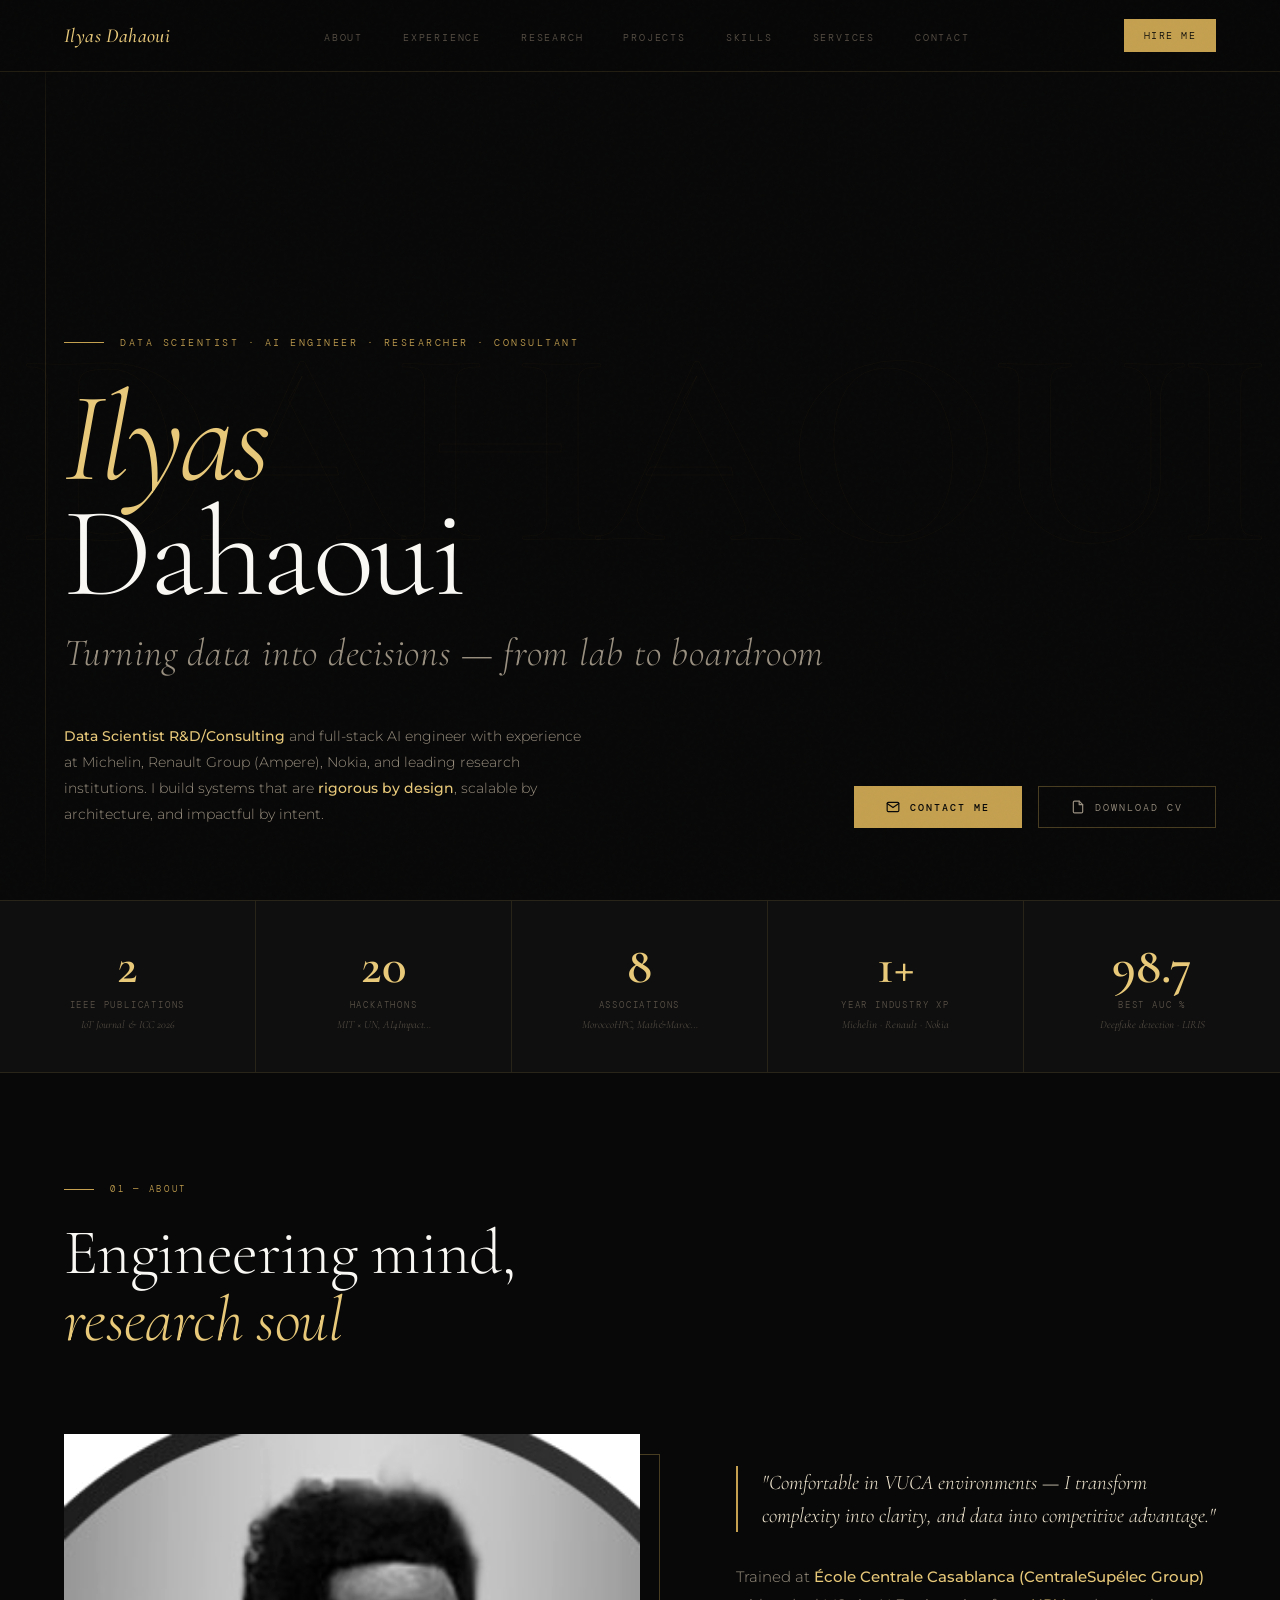
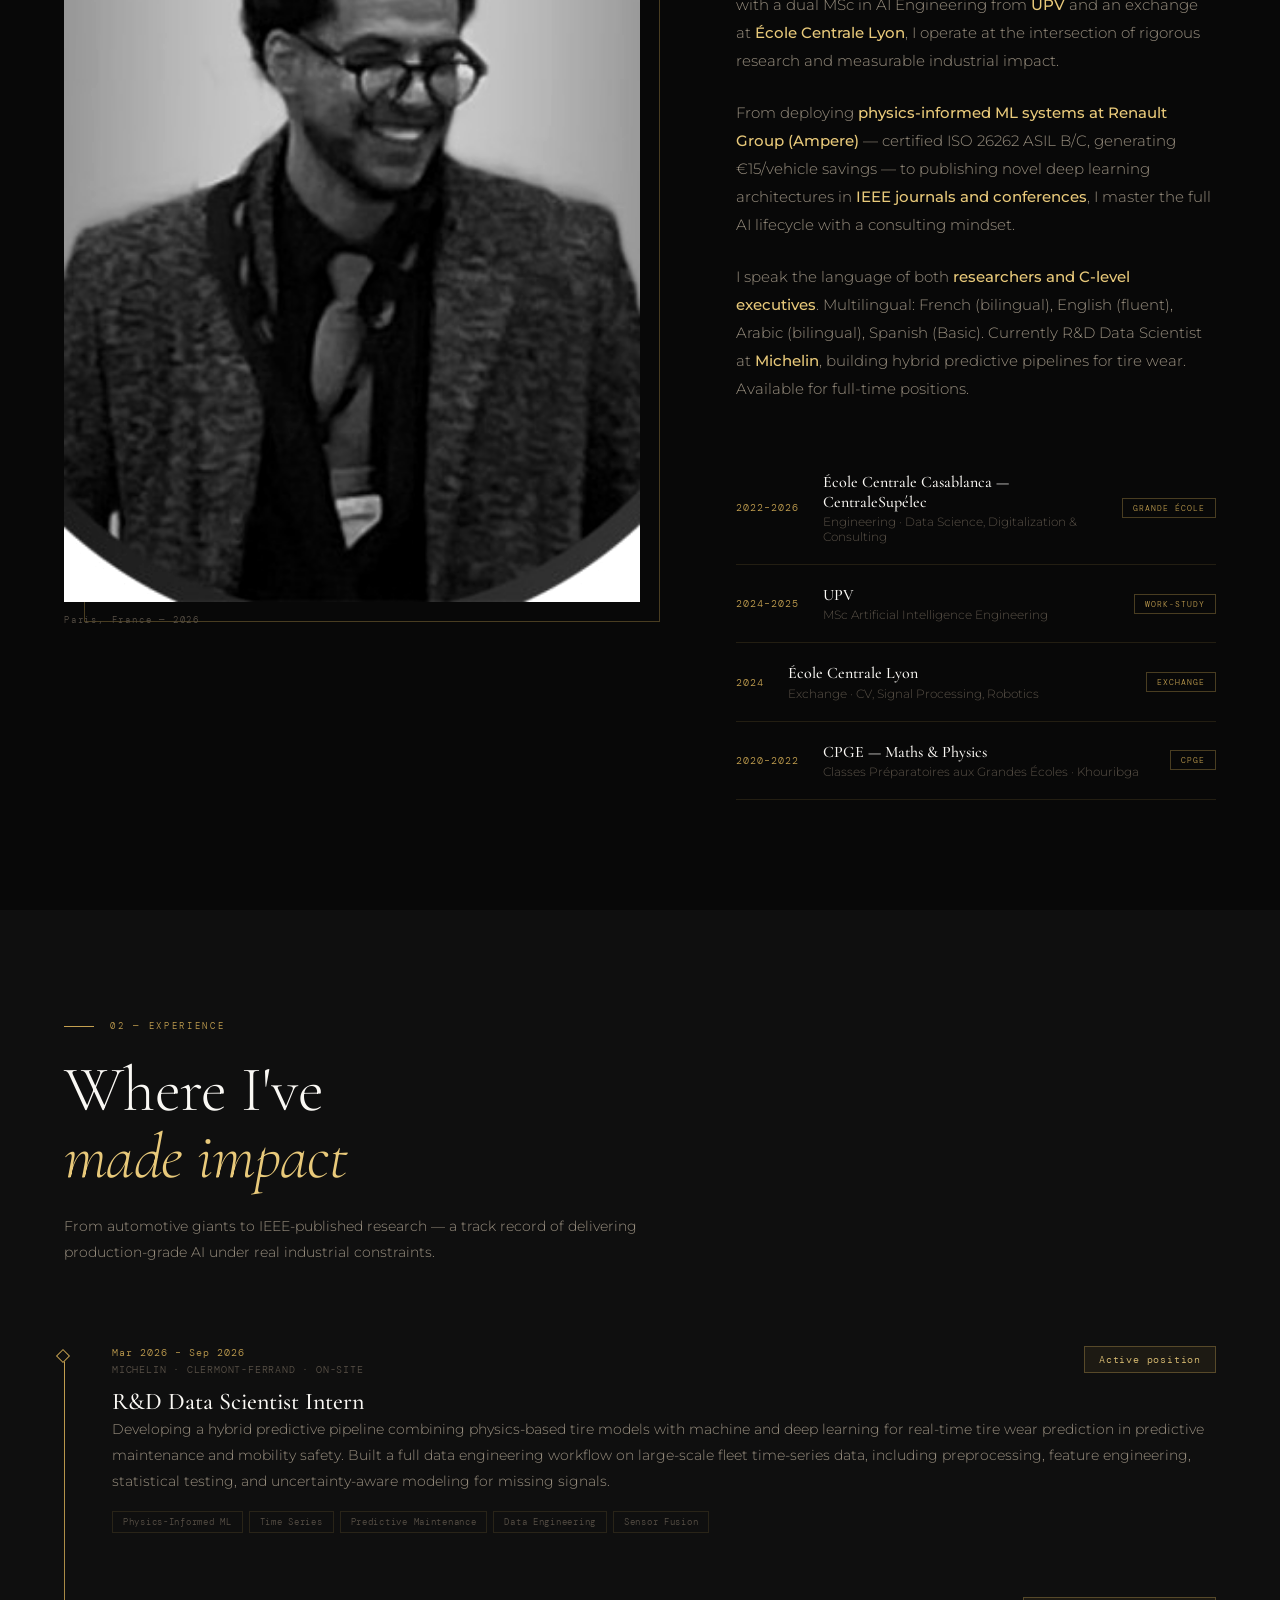
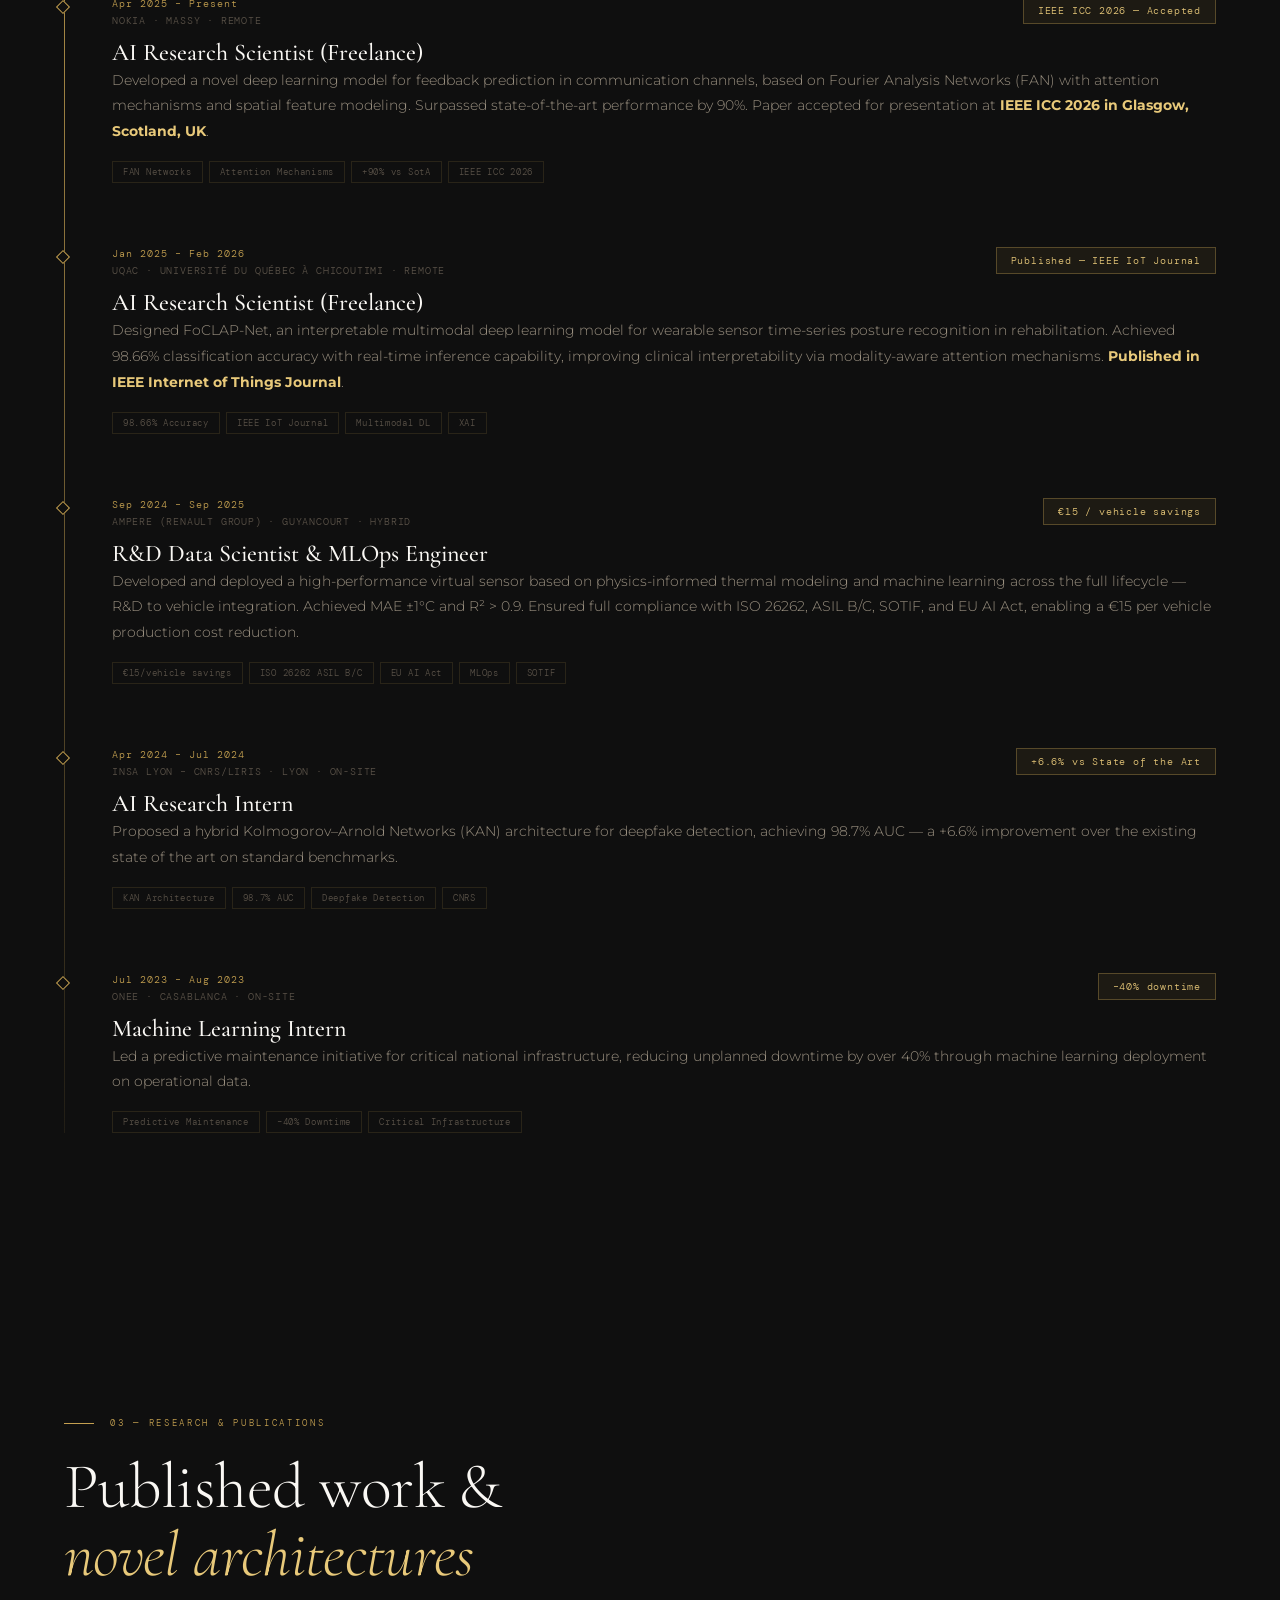
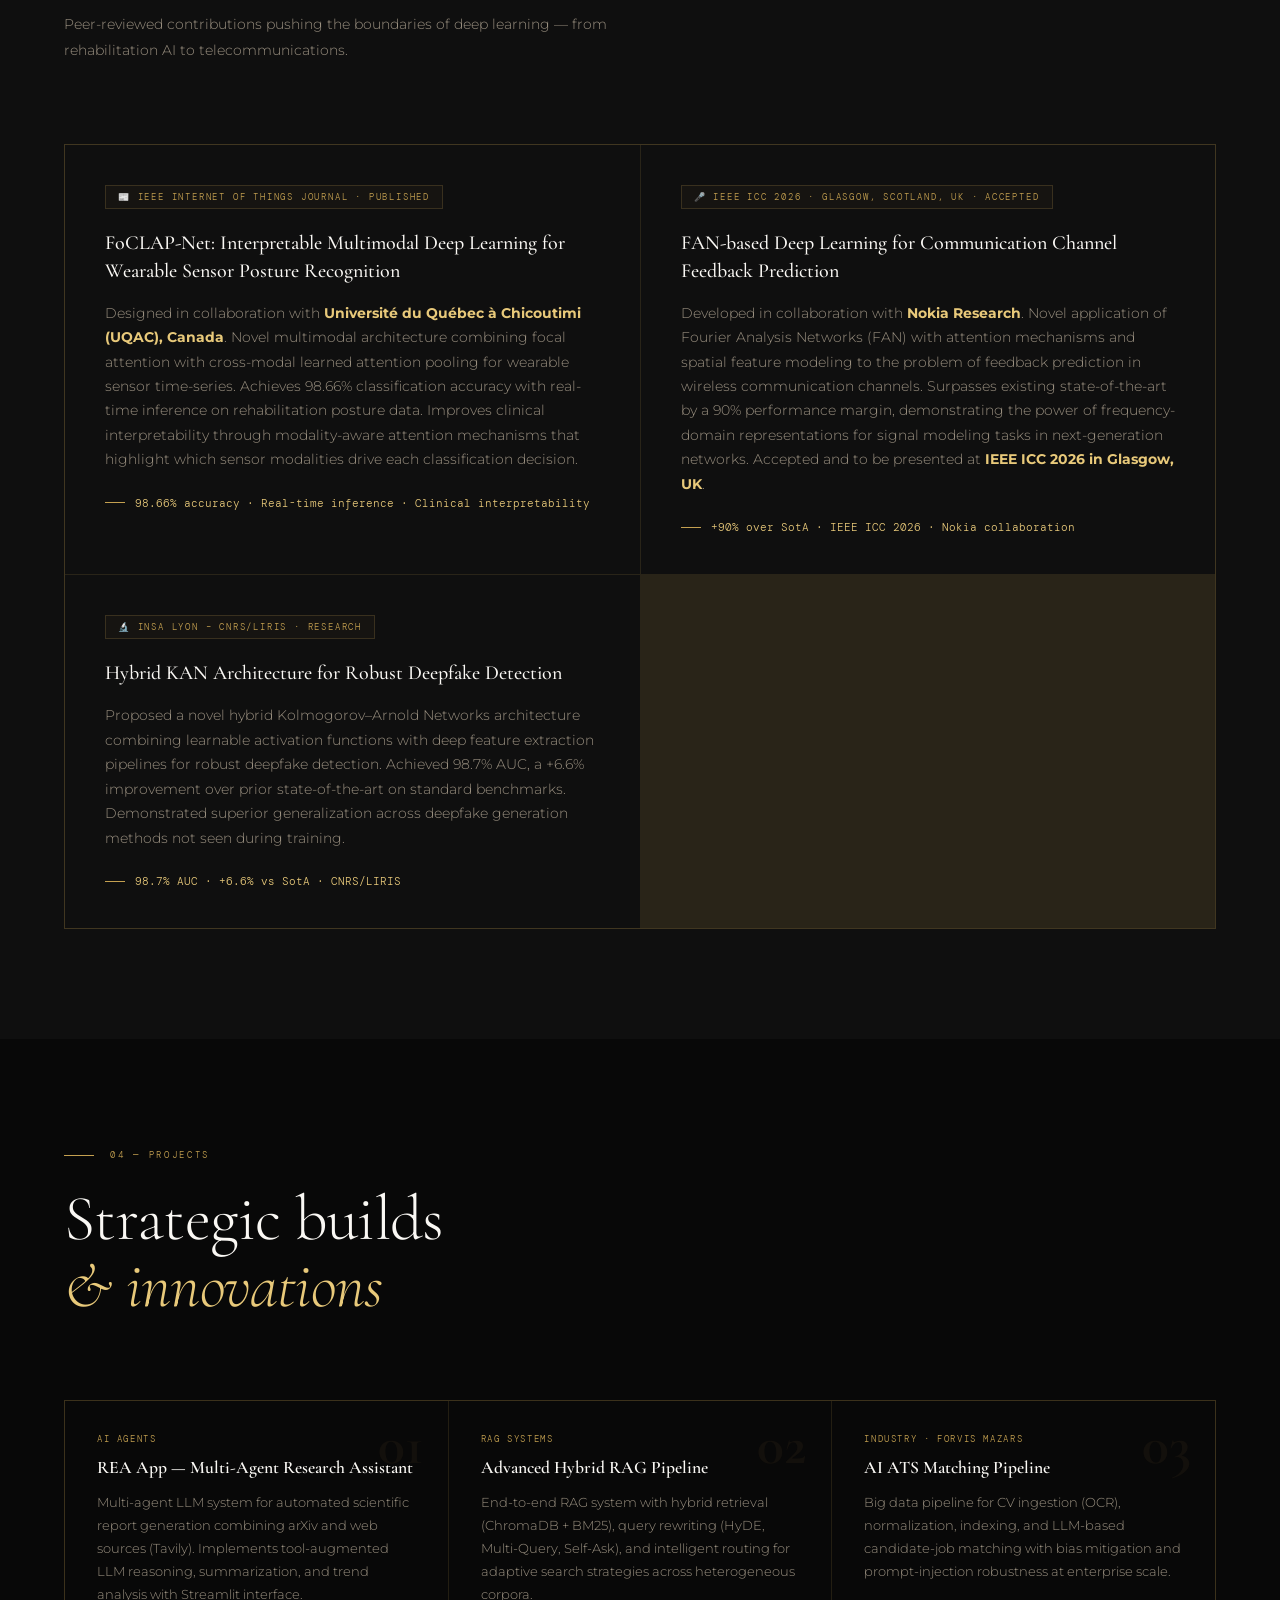
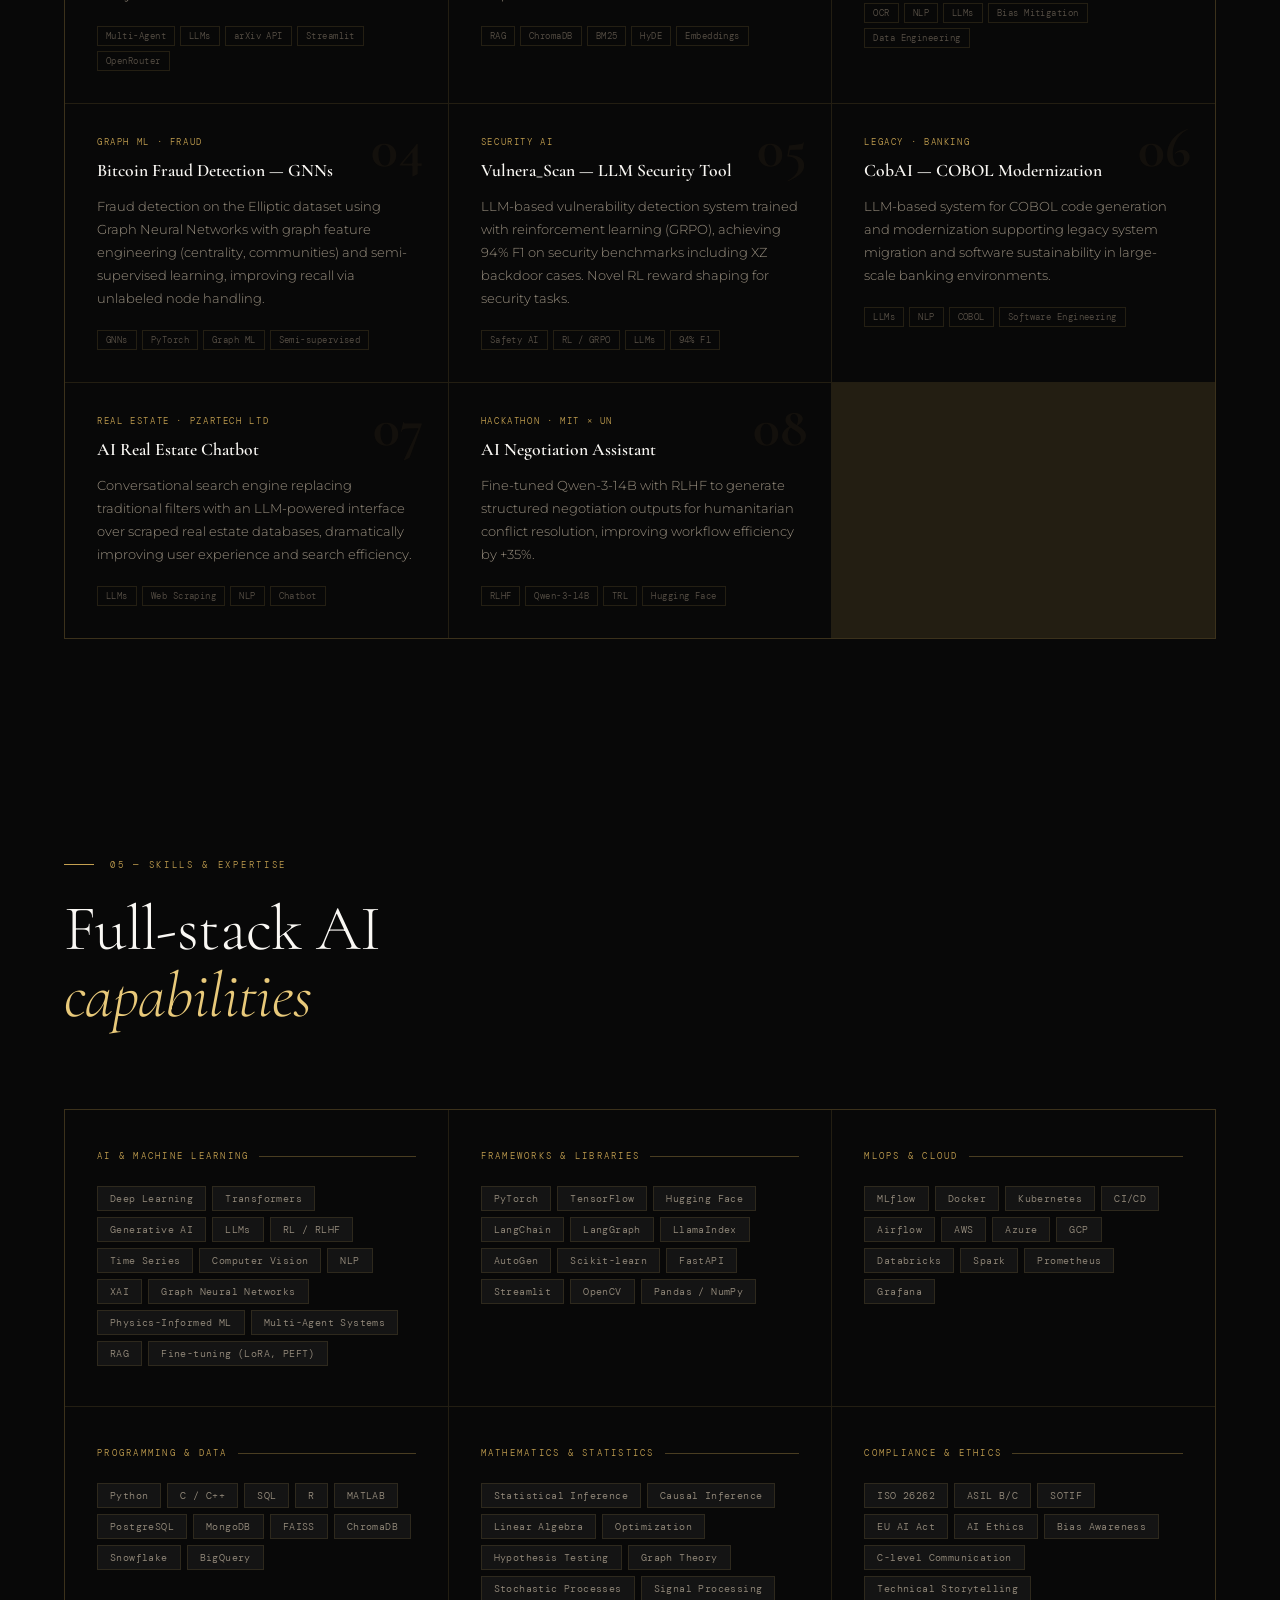
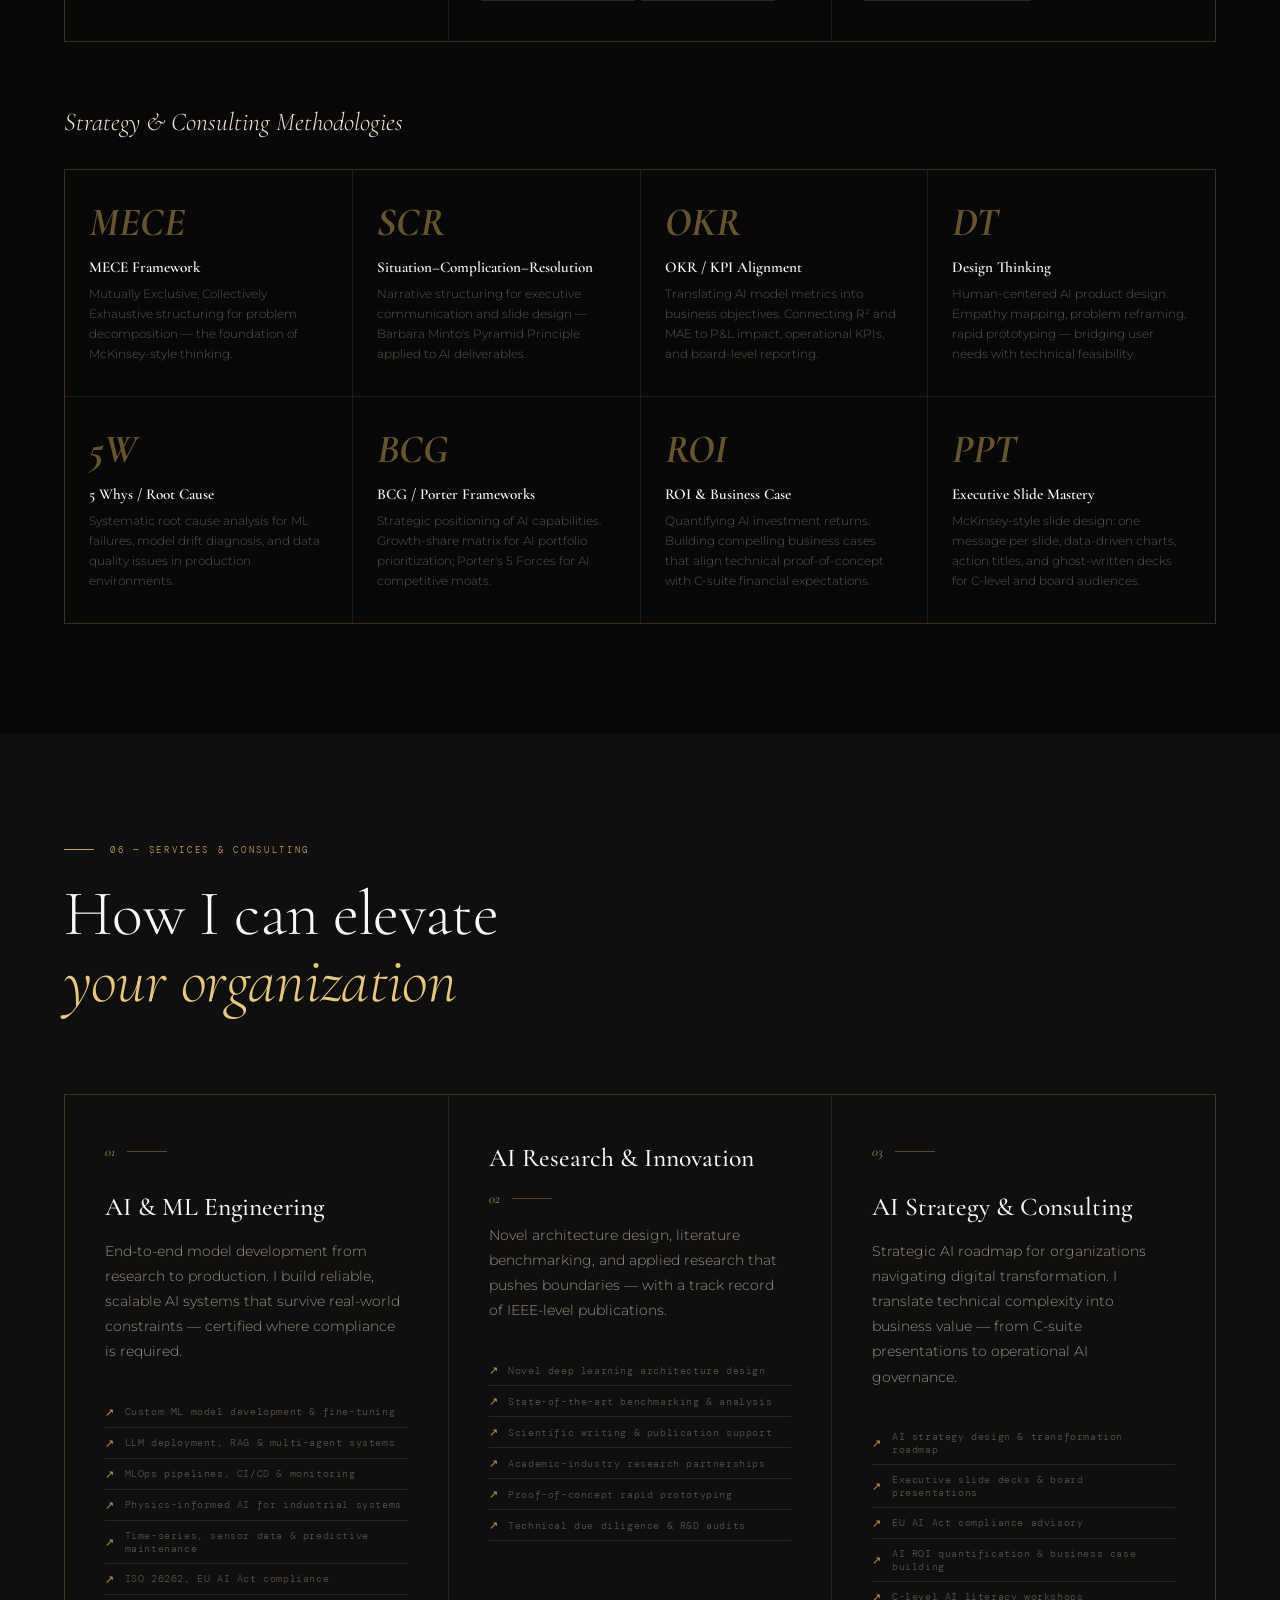
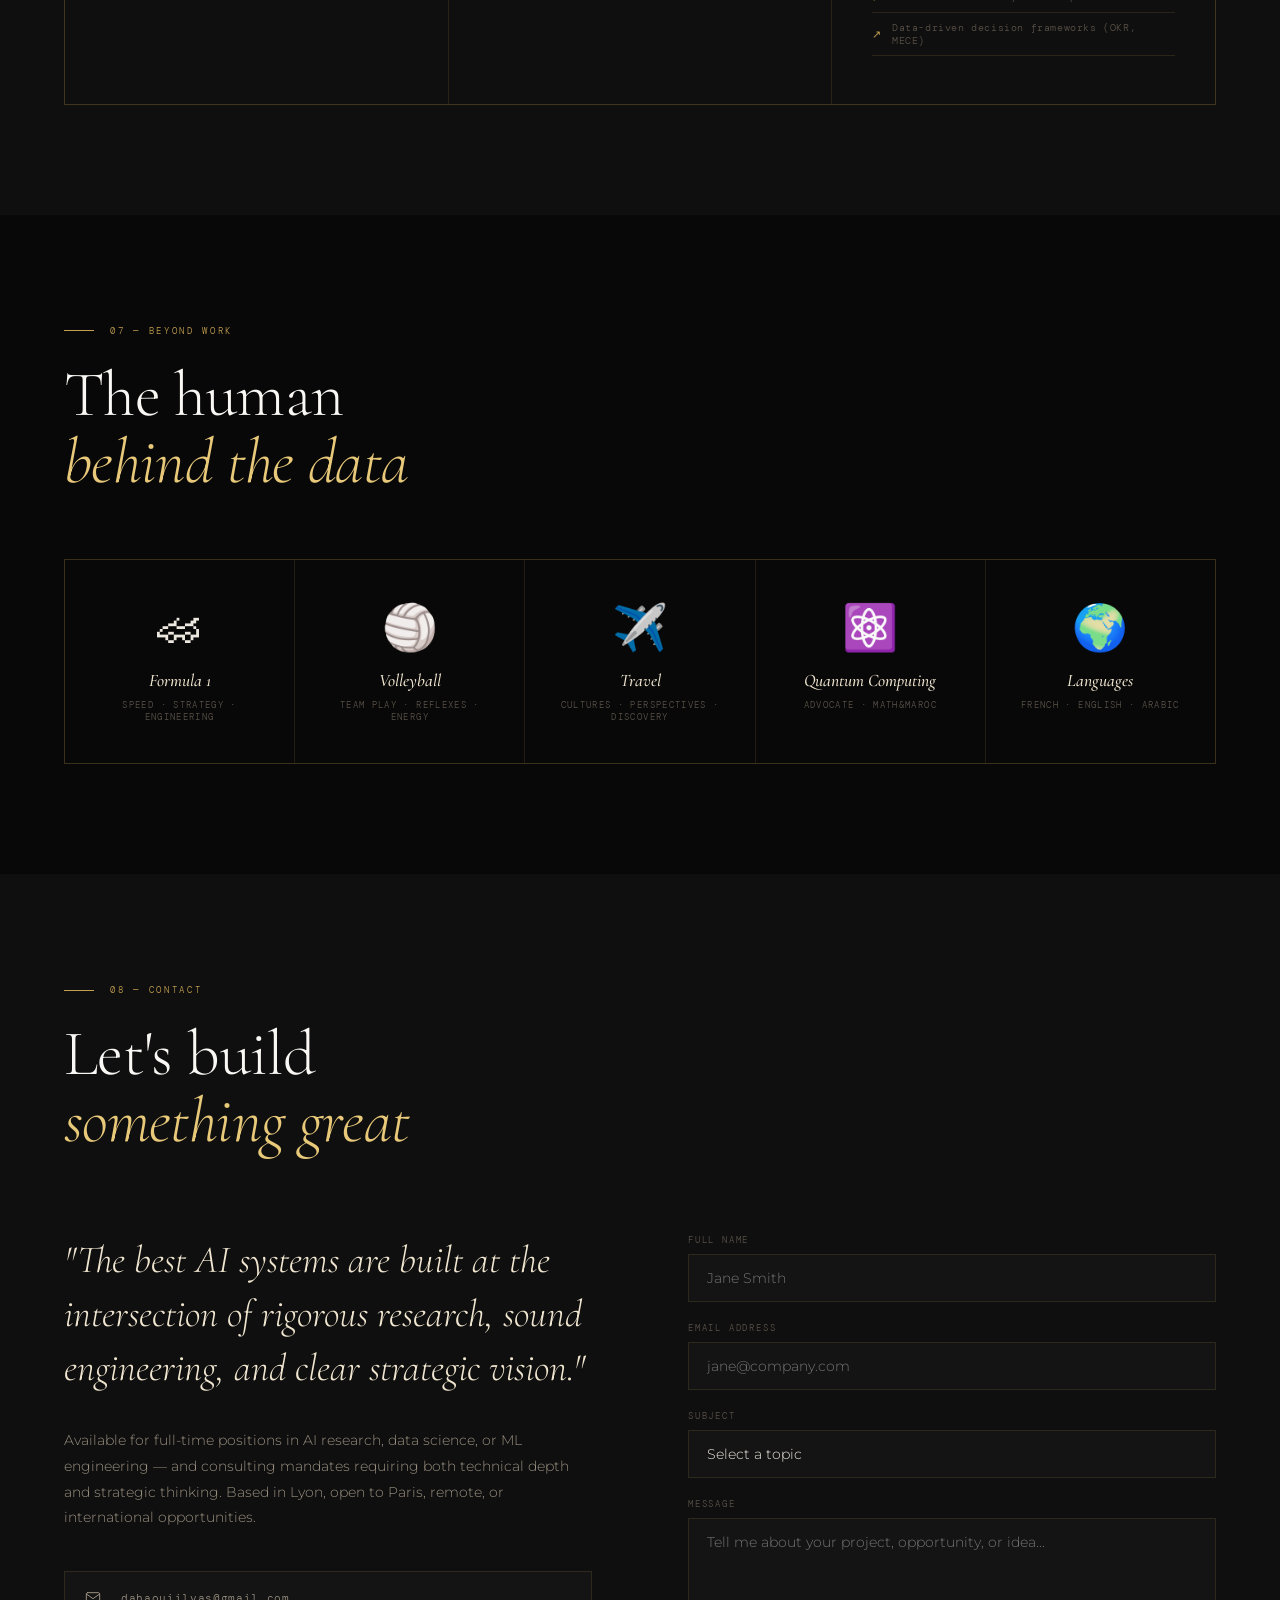
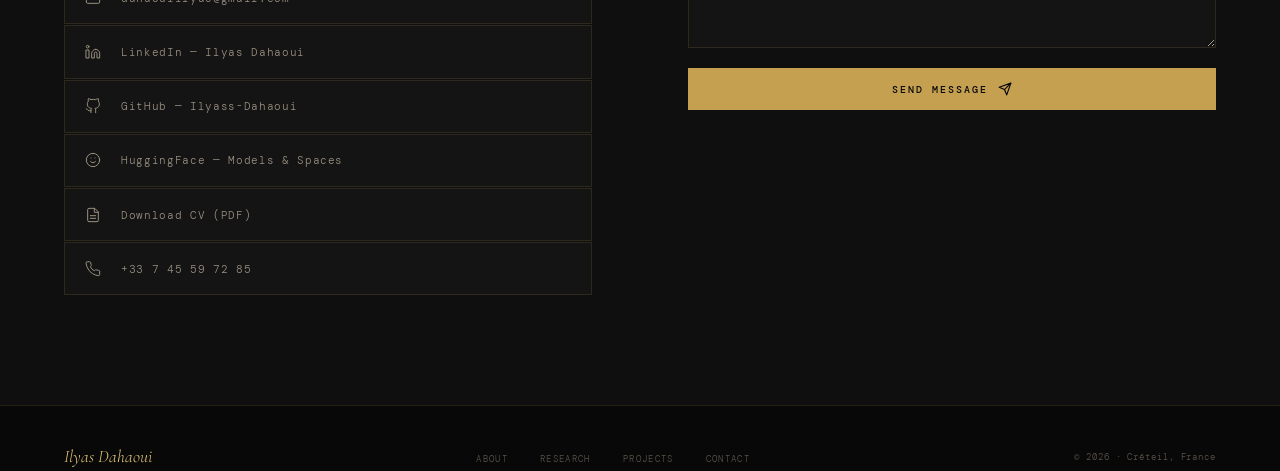
<file: index.html>
<!DOCTYPE html>
<html lang="en">
<head>
<meta charset="UTF-8">
<meta name="viewport" content="width=device-width, initial-scale=1.0">
<meta name="description" content="Ilyas Dahaoui — Data Scientist & AI Engineer. AI researcher, ML systems builder, and AI strategy consultant.">
<title>Ilyas Dahaoui — Data Scientist & AI Engineer</title>
<link rel="stylesheet" href="style.css">
</head>
<body>

<!-- ══════════════════════════════════
     NAV
══════════════════════════════════ -->
<nav>
  <a href="#hero" class="nav-logo">Ilyas Dahaoui</a>
  <ul class="nav-links">
    <li><a href="#about">About</a></li>
    <li><a href="#experience">Experience</a></li>
    <li><a href="#research">Research</a></li>
    <li><a href="#projects">Projects</a></li>
    <li><a href="#skills">Skills</a></li>
    <li><a href="#services">Services</a></li>
    <li><a href="#contact">Contact</a></li>
  </ul>
  <a href="#contact" class="nav-cta">Hire me</a>
</nav>

<!-- ══════════════════════════════════
     HERO
══════════════════════════════════ -->
<section id="hero">
  <div class="hero-bg-text">DAHAOUI</div>
  <div class="hero-content">
    <div class="hero-eyebrow">
      <div class="hero-eyebrow-line"></div>
      <span>Data Scientist · AI Engineer · Researcher · Consultant</span>
    </div>
    <h1 class="hero-name">
      <em>Ilyas</em><br>Dahaoui
    </h1>
    <p class="hero-title">Turning data into decisions — from lab to boardroom</p>
    <div class="hero-bottom">
      <p class="hero-desc">
        <strong>Data Scientist R&D/Consulting </strong> and full-stack AI engineer with experience at Michelin, Renault Group (Ampere), Nokia, and leading research institutions. I build systems that are <strong>rigorous by design</strong>, scalable by architecture, and impactful by intent.
      </p>
      <div class="hero-actions">
        <a href="#contact" class="btn-gold">
          <svg width="14" height="14" viewBox="0 0 24 24" fill="none" stroke="currentColor" stroke-width="2" stroke-linecap="round" stroke-linejoin="round"><path d="M4 4h16c1.1 0 2 .9 2 2v12c0 1.1-.9 2-2 2H4c-1.1 0-2-.9-2-2V6c0-1.1.9-2 2-2z"/><polyline points="22,6 12,13 2,6"/></svg>
          Contact me
        </a>
        <a href="Ilyas_DAHAOUI_Resume.pdf" target="_blank" class="btn-ghost">
          <svg width="14" height="14" viewBox="0 0 24 24" fill="none" stroke="currentColor" stroke-width="2" stroke-linecap="round" stroke-linejoin="round"><path d="M14 2H6a2 2 0 0 0-2 2v16a2 2 0 0 0 2 2h12a2 2 0 0 0 2-2V8z"/><polyline points="14 2 14 8 20 8"/></svg>
          Download CV
        </a>
      </div>
    </div>
  </div>
</section>

<!-- ══════════════════════════════════
     STATS
══════════════════════════════════ -->
<div id="stats">
  <div class="stats-inner">
    <div class="stat-block">
      <span class="stat-number" data-target="2">0</span>
      <div class="stat-label">IEEE Publications</div>
      <div class="stat-sub">IoT Journal & ICC 2026</div>
    </div>
    <div class="stat-block">
      <span class="stat-number" data-target="20">0</span>
      <div class="stat-label">Hackathons</div>
      <div class="stat-sub">MIT × UN, AI4Impact…</div>
    </div>
    <div class="stat-block">
      <span class="stat-number" data-target="8">0</span>
      <div class="stat-label">Associations</div>
      <div class="stat-sub">MoroccoHPC, Math&amp;Maroc…</div>
    </div>
    <div class="stat-block">
      <span class="stat-number" data-target="1" data-suffix="+">0</span>
      <div class="stat-label">Year Industry XP</div>
      <div class="stat-sub">Michelin · Renault · Nokia</div>
    </div>
    <div class="stat-block">
      <span class="stat-number" data-target="98.7" data-decimal="1">0</span>
      <div class="stat-label">Best AUC %</div>
      <div class="stat-sub">Deepfake detection · LIRIS</div>
    </div>
  </div>
</div>

<!-- ══════════════════════════════════
     ABOUT
══════════════════════════════════ -->
<section id="about">
  <div class="section-wrap">
    <div class="section-label">
      <div class="section-label-line"></div>
      <span>01 — About</span>
    </div>
    <h2 class="section-title reveal">Engineering mind,<br><em>research soul</em></h2>

    <div class="about-grid">
      <div class="about-photo-wrap reveal reveal-d1">
        <img src="ilyas_dahaoui_pic.jpg.jpeg" alt="Ilyas Dahaoui" class="about-photo">
        <div class="about-photo-frame"></div>
        <span class="about-photo-label">Paris, France — 2026</span>
      </div>

      <div class="about-text-block reveal reveal-d2">
        <blockquote>"Comfortable in VUCA environments — I transform complexity into clarity, and data into competitive advantage."</blockquote>

        <p>
          Trained at <strong>École Centrale Casablanca (CentraleSupélec Group)</strong> with a dual MSc in AI Engineering from <strong>UPV</strong> and an exchange at <strong>École Centrale Lyon</strong>, I operate at the intersection of rigorous research and measurable industrial impact.
        </p>
        <p>
          From deploying <strong>physics-informed ML systems at Renault Group (Ampere)</strong> — certified ISO 26262 ASIL B/C, generating €15/vehicle savings — to publishing novel deep learning architectures in <strong>IEEE journals and conferences</strong>, I master the full AI lifecycle with a consulting mindset.
        </p>
        <p>
          I speak the language of both <strong>researchers and C-level executives</strong>. Multilingual: French (bilingual), English (fluent), Arabic (bilingual), Spanish (Basic). Currently R&D Data Scientist at <strong>Michelin</strong>, building hybrid predictive pipelines for tire wear. Available for full-time positions.
        </p>

        <div class="edu-stack">
          <div class="edu-row">
            <span class="edu-year">2022–2026</span>
            <div>
              <div class="edu-school">École Centrale Casablanca — CentraleSupélec</div>
              <div class="edu-degree">Engineering · Data Science, Digitalization & Consulting</div>
            </div>
            <span class="edu-badge">Grande École</span>
          </div>
          <div class="edu-row">
            <span class="edu-year">2024–2025</span>
            <div>
              <div class="edu-school">UPV</div>
              <div class="edu-degree">MSc Artificial Intelligence Engineering</div>
            </div>
            <span class="edu-badge">Work-Study</span>
          </div>
          <div class="edu-row">
            <span class="edu-year">2024</span>
            <div>
              <div class="edu-school">École Centrale Lyon</div>
              <div class="edu-degree">Exchange · CV, Signal Processing, Robotics</div>
            </div>
            <span class="edu-badge">Exchange</span>
          </div>
          <div class="edu-row">
            <span class="edu-year">2020–2022</span>
            <div>
              <div class="edu-school">CPGE — Maths & Physics</div>
              <div class="edu-degree">Classes Préparatoires aux Grandes Écoles · Khouribga</div>
            </div>
            <span class="edu-badge">CPGE</span>
          </div>
        </div>
      </div>
    </div>
  </div>
</section>

<!-- ══════════════════════════════════
     EXPERIENCE
══════════════════════════════════ -->
<section id="experience">
  <div class="section-wrap">
    <div class="section-label">
      <div class="section-label-line"></div>
      <span>02 — Experience</span>
    </div>
    <h2 class="section-title reveal">Where I've<br><em>made impact</em></h2>
    <p class="section-intro reveal">From automotive giants to IEEE-published research — a track record of delivering production-grade AI under real industrial constraints.</p>

    <div class="timeline-wrap">
      <div class="tl-item">
        <div class="tl-diamond"></div>
        <div class="tl-header">
          <div class="tl-meta">
            <span class="tl-period">Mar 2026 – Sep 2026</span>
            <span class="tl-org">Michelin · Clermont-Ferrand · On-site</span>
          </div>
          <span class="tl-impact">Active position</span>
        </div>
        <div class="tl-role">R&D Data Scientist Intern</div>
        <p class="tl-body">Developing a hybrid predictive pipeline combining physics-based tire models with machine and deep learning for real-time tire wear prediction in predictive maintenance and mobility safety. Built a full data engineering workflow on large-scale fleet time-series data, including preprocessing, feature engineering, statistical testing, and uncertainty-aware modeling for missing signals.</p>
        <div class="tl-tags">
          <span class="tl-tag">Physics-Informed ML</span>
          <span class="tl-tag">Time Series</span>
          <span class="tl-tag">Predictive Maintenance</span>
          <span class="tl-tag">Data Engineering</span>
          <span class="tl-tag">Sensor Fusion</span>
        </div>
      </div>

      <div class="tl-item">
        <div class="tl-diamond"></div>
        <div class="tl-header">
          <div class="tl-meta">
            <span class="tl-period">Apr 2025 – Present</span>
            <span class="tl-org">Nokia · Massy · Remote</span>
          </div>
          <span class="tl-impact">IEEE ICC 2026 — Accepted</span>
        </div>
        <div class="tl-role">AI Research Scientist (Freelance)</div>
        <p class="tl-body">Developed a novel deep learning model for feedback prediction in communication channels, based on Fourier Analysis Networks (FAN) with attention mechanisms and spatial feature modeling. Surpassed state-of-the-art performance by 90%. Paper accepted for presentation at <strong style="color:var(--gold2)">IEEE ICC 2026 in Glasgow, Scotland, UK</strong>.</p>
        <div class="tl-tags">
          <span class="tl-tag">FAN Networks</span>
          <span class="tl-tag">Attention Mechanisms</span>
          <span class="tl-tag">+90% vs SotA</span>
          <span class="tl-tag">IEEE ICC 2026</span>
        </div>
      </div>

      <div class="tl-item">
        <div class="tl-diamond"></div>
        <div class="tl-header">
          <div class="tl-meta">
            <span class="tl-period">Jan 2025 – Feb 2026</span>
            <span class="tl-org">UQAC · Université du Québec à Chicoutimi · Remote</span>
          </div>
          <span class="tl-impact">Published — IEEE IoT Journal</span>
        </div>
        <div class="tl-role">AI Research Scientist (Freelance)</div>
        <p class="tl-body">Designed FoCLAP-Net, an interpretable multimodal deep learning model for wearable sensor time-series posture recognition in rehabilitation. Achieved 98.66% classification accuracy with real-time inference capability, improving clinical interpretability via modality-aware attention mechanisms. <strong style="color:var(--gold2)">Published in IEEE Internet of Things Journal</strong>.</p>
        <div class="tl-tags">
          <span class="tl-tag">98.66% Accuracy</span>
          <span class="tl-tag">IEEE IoT Journal</span>
          <span class="tl-tag">Multimodal DL</span>
          <span class="tl-tag">XAI</span>
        </div>
      </div>

      <div class="tl-item">
        <div class="tl-diamond"></div>
        <div class="tl-header">
          <div class="tl-meta">
            <span class="tl-period">Sep 2024 – Sep 2025</span>
            <span class="tl-org">Ampere (Renault Group) · Guyancourt · Hybrid</span>
          </div>
          <span class="tl-impact">€15 / vehicle savings</span>
        </div>
        <div class="tl-role">R&D Data Scientist & MLOps Engineer</div>
        <p class="tl-body">Developed and deployed a high-performance virtual sensor based on physics-informed thermal modeling and machine learning across the full lifecycle — R&D to vehicle integration. Achieved MAE ±1°C and R² > 0.9. Ensured full compliance with ISO 26262, ASIL B/C, SOTIF, and EU AI Act, enabling a €15 per vehicle production cost reduction.</p>
        <div class="tl-tags">
          <span class="tl-tag">€15/vehicle savings</span>
          <span class="tl-tag">ISO 26262 ASIL B/C</span>
          <span class="tl-tag">EU AI Act</span>
          <span class="tl-tag">MLOps</span>
          <span class="tl-tag">SOTIF</span>
        </div>
      </div>

      <div class="tl-item">
        <div class="tl-diamond"></div>
        <div class="tl-header">
          <div class="tl-meta">
            <span class="tl-period">Apr 2024 – Jul 2024</span>
            <span class="tl-org">INSA Lyon – CNRS/LIRIS · Lyon · On-site</span>
          </div>
          <span class="tl-impact">+6.6% vs State of the Art</span>
        </div>
        <div class="tl-role">AI Research Intern</div>
        <p class="tl-body">Proposed a hybrid Kolmogorov–Arnold Networks (KAN) architecture for deepfake detection, achieving 98.7% AUC — a +6.6% improvement over the existing state of the art on standard benchmarks.</p>
        <div class="tl-tags">
          <span class="tl-tag">KAN Architecture</span>
          <span class="tl-tag">98.7% AUC</span>
          <span class="tl-tag">Deepfake Detection</span>
          <span class="tl-tag">CNRS</span>
        </div>
      </div>

      <div class="tl-item">
        <div class="tl-diamond"></div>
        <div class="tl-header">
          <div class="tl-meta">
            <span class="tl-period">Jul 2023 – Aug 2023</span>
            <span class="tl-org">ONEE · Casablanca · On-site</span>
          </div>
          <span class="tl-impact">–40% downtime</span>
        </div>
        <div class="tl-role">Machine Learning Intern</div>
        <p class="tl-body">Led a predictive maintenance initiative for critical national infrastructure, reducing unplanned downtime by over 40% through machine learning deployment on operational data.</p>
        <div class="tl-tags">
          <span class="tl-tag">Predictive Maintenance</span>
          <span class="tl-tag">–40% Downtime</span>
          <span class="tl-tag">Critical Infrastructure</span>
        </div>
      </div>
    </div>
  </div>
</section>

<!-- ══════════════════════════════════
     RESEARCH
══════════════════════════════════ -->
<section id="research">
  <div class="section-wrap">
    <div class="section-label">
      <div class="section-label-line"></div>
      <span>03 — Research & Publications</span>
    </div>
    <h2 class="section-title reveal">Published work &<br><em>novel architectures</em></h2>
    <p class="section-intro reveal">Peer-reviewed contributions pushing the boundaries of deep learning — from rehabilitation AI to telecommunications.</p>

    <div class="research-grid">
      <div class="research-card reveal">
        <div class="research-venue">📰 IEEE Internet of Things Journal · Published</div>
        <div class="research-title">FoCLAP-Net: Interpretable Multimodal Deep Learning for Wearable Sensor Posture Recognition</div>
        <p class="research-body">Designed in collaboration with <strong style="color:var(--gold2)">Université du Québec à Chicoutimi (UQAC), Canada</strong>. Novel multimodal architecture combining focal attention with cross-modal learned attention pooling for wearable sensor time-series. Achieves 98.66% classification accuracy with real-time inference on rehabilitation posture data. Improves clinical interpretability through modality-aware attention mechanisms that highlight which sensor modalities drive each classification decision.</p>
        <div class="research-metric">98.66% accuracy · Real-time inference · Clinical interpretability</div>
      </div>

      <div class="research-card reveal reveal-d1">
        <div class="research-venue">🎤 IEEE ICC 2026 · Glasgow, Scotland, UK · Accepted</div>
        <div class="research-title">FAN-based Deep Learning for Communication Channel Feedback Prediction</div>
        <p class="research-body">Developed in collaboration with <strong style="color:var(--gold2)">Nokia Research</strong>. Novel application of Fourier Analysis Networks (FAN) with attention mechanisms and spatial feature modeling to the problem of feedback prediction in wireless communication channels. Surpasses existing state-of-the-art by a 90% performance margin, demonstrating the power of frequency-domain representations for signal modeling tasks in next-generation networks. Accepted and to be presented at <strong style="color:var(--gold2)">IEEE ICC 2026 in Glasgow, UK</strong>.</p>
        <div class="research-metric">+90% over SotA · IEEE ICC 2026 · Nokia collaboration</div>
      </div>

      <div class="research-card reveal reveal-d2">
        <div class="research-venue">🔬 INSA Lyon – CNRS/LIRIS · Research</div>
        <div class="research-title">Hybrid KAN Architecture for Robust Deepfake Detection</div>
        <p class="research-body">Proposed a novel hybrid Kolmogorov–Arnold Networks architecture combining learnable activation functions with deep feature extraction pipelines for robust deepfake detection. Achieved 98.7% AUC, a +6.6% improvement over prior state-of-the-art on standard benchmarks. Demonstrated superior generalization across deepfake generation methods not seen during training.</p>
        <div class="research-metric">98.7% AUC · +6.6% vs SotA · CNRS/LIRIS</div>
      </div>
   
    </div>
  </div>
</section>

<!-- ══════════════════════════════════
     PROJECTS
══════════════════════════════════ -->
<section id="projects">
  <div class="section-wrap">
    <div class="section-label">
      <div class="section-label-line"></div>
      <span>04 — Projects</span>
    </div>
    <h2 class="section-title reveal">Strategic builds<br><em>&amp; innovations</em></h2>

    <div class="projects-grid">
      <div class="project-card reveal">
        <div class="project-index">01</div>
        <div class="project-cat">AI Agents</div>
        <div class="project-title">REA App — Multi-Agent Research Assistant</div>
        <p class="project-desc">Multi-agent LLM system for automated scientific report generation combining arXiv and web sources (Tavily). Implements tool-augmented LLM reasoning, summarization, and trend analysis with Streamlit interface.</p>
        <div class="project-tech">
          <span class="tech-tag">Multi-Agent</span><span class="tech-tag">LLMs</span><span class="tech-tag">arXiv API</span><span class="tech-tag">Streamlit</span><span class="tech-tag">OpenRouter</span>
        </div>
      </div>

      <div class="project-card reveal reveal-d1">
        <div class="project-index">02</div>
        <div class="project-cat">RAG Systems</div>
        <div class="project-title">Advanced Hybrid RAG Pipeline</div>
        <p class="project-desc">End-to-end RAG system with hybrid retrieval (ChromaDB + BM25), query rewriting (HyDE, Multi-Query, Self-Ask), and intelligent routing for adaptive search strategies across heterogeneous corpora.</p>
        <div class="project-tech">
          <span class="tech-tag">RAG</span><span class="tech-tag">ChromaDB</span><span class="tech-tag">BM25</span><span class="tech-tag">HyDE</span><span class="tech-tag">Embeddings</span>
        </div>
      </div>

      <div class="project-card reveal reveal-d2">
        <div class="project-index">03</div>
        <div class="project-cat">Industry · Forvis Mazars</div>
        <div class="project-title">AI ATS Matching Pipeline</div>
        <p class="project-desc">Big data pipeline for CV ingestion (OCR), normalization, indexing, and LLM-based candidate-job matching with bias mitigation and prompt-injection robustness at enterprise scale.</p>
        <div class="project-tech">
          <span class="tech-tag">OCR</span><span class="tech-tag">NLP</span><span class="tech-tag">LLMs</span><span class="tech-tag">Bias Mitigation</span><span class="tech-tag">Data Engineering</span>
        </div>
      </div>

      <div class="project-card reveal">
        <div class="project-index">04</div>
        <div class="project-cat">Graph ML · Fraud</div>
        <div class="project-title">Bitcoin Fraud Detection — GNNs</div>
        <p class="project-desc">Fraud detection on the Elliptic dataset using Graph Neural Networks with graph feature engineering (centrality, communities) and semi-supervised learning, improving recall via unlabeled node handling.</p>
        <div class="project-tech">
          <span class="tech-tag">GNNs</span><span class="tech-tag">PyTorch</span><span class="tech-tag">Graph ML</span><span class="tech-tag">Semi-supervised</span>
        </div>
      </div>

      <div class="project-card reveal reveal-d1">
        <div class="project-index">05</div>
        <div class="project-cat">Security AI</div>
        <div class="project-title">Vulnera_Scan — LLM Security Tool</div>
        <p class="project-desc">LLM-based vulnerability detection system trained with reinforcement learning (GRPO), achieving 94% F1 on security benchmarks including XZ backdoor cases. Novel RL reward shaping for security tasks.</p>
        <div class="project-tech">
          <span class="tech-tag">Safety AI</span><span class="tech-tag">RL / GRPO</span><span class="tech-tag">LLMs</span><span class="tech-tag">94% F1</span>
        </div>
      </div>

      <div class="project-card reveal reveal-d2">
        <div class="project-index">06</div>
        <div class="project-cat">Legacy · Banking</div>
        <div class="project-title">CobAI — COBOL Modernization</div>
        <p class="project-desc">LLM-based system for COBOL code generation and modernization supporting legacy system migration and software sustainability in large-scale banking environments.</p>
        <div class="project-tech">
          <span class="tech-tag">LLMs</span><span class="tech-tag">NLP</span><span class="tech-tag">COBOL</span><span class="tech-tag">Software Engineering</span>
        </div>
      </div>

      <div class="project-card reveal">
        <div class="project-index">07</div>
        <div class="project-cat">Real Estate · Pzartech Ltd</div>
        <div class="project-title">AI Real Estate Chatbot</div>
        <p class="project-desc">Conversational search engine replacing traditional filters with an LLM-powered interface over scraped real estate databases, dramatically improving user experience and search efficiency.</p>
        <div class="project-tech">
          <span class="tech-tag">LLMs</span><span class="tech-tag">Web Scraping</span><span class="tech-tag">NLP</span><span class="tech-tag">Chatbot</span>
        </div>
      </div>

      <div class="project-card reveal reveal-d1">
        <div class="project-index">08</div>
        <div class="project-cat">Hackathon · MIT × UN</div>
        <div class="project-title">AI Negotiation Assistant</div>
        <p class="project-desc">Fine-tuned Qwen-3-14B with RLHF to generate structured negotiation outputs for humanitarian conflict resolution, improving workflow efficiency by +35%.</p>
        <div class="project-tech">
          <span class="tech-tag">RLHF</span><span class="tech-tag">Qwen-3-14B</span><span class="tech-tag">TRL</span><span class="tech-tag">Hugging Face</span>
        </div>
      </div>
    </div>
  </div>
</section>

<!-- ══════════════════════════════════
     SKILLS
══════════════════════════════════ -->
<section id="skills">
  <div class="section-wrap">
    <div class="section-label">
      <div class="section-label-line"></div>
      <span>05 — Skills & Expertise</span>
    </div>
    <h2 class="section-title reveal">Full-stack AI<br><em>capabilities</em></h2>

    <div class="skills-layout reveal">
      <div class="skill-block">
        <div class="skill-block-title">AI & Machine Learning</div>
        <div class="skill-pills">
          <span class="pill">Deep Learning</span><span class="pill">Transformers</span><span class="pill">Generative AI</span><span class="pill">LLMs</span><span class="pill">RL / RLHF</span><span class="pill">Time Series</span><span class="pill">Computer Vision</span><span class="pill">NLP</span><span class="pill">XAI</span><span class="pill">Graph Neural Networks</span><span class="pill">Physics-Informed ML</span><span class="pill">Multi-Agent Systems</span><span class="pill">RAG</span><span class="pill">Fine-tuning (LoRA, PEFT)</span>
        </div>
      </div>
      <div class="skill-block">
        <div class="skill-block-title">Frameworks & Libraries</div>
        <div class="skill-pills">
          <span class="pill">PyTorch</span><span class="pill">TensorFlow</span><span class="pill">Hugging Face</span><span class="pill">LangChain</span><span class="pill">LangGraph</span><span class="pill">LlamaIndex</span><span class="pill">AutoGen</span><span class="pill">Scikit-learn</span><span class="pill">FastAPI</span><span class="pill">Streamlit</span><span class="pill">OpenCV</span><span class="pill">Pandas / NumPy</span>
        </div>
      </div>
      <div class="skill-block">
        <div class="skill-block-title">MLOps & Cloud</div>
        <div class="skill-pills">
          <span class="pill">MLflow</span><span class="pill">Docker</span><span class="pill">Kubernetes</span><span class="pill">CI/CD</span><span class="pill">Airflow</span><span class="pill">AWS</span><span class="pill">Azure</span><span class="pill">GCP</span><span class="pill">Databricks</span><span class="pill">Spark</span><span class="pill">Prometheus</span><span class="pill">Grafana</span>
        </div>
      </div>
      <div class="skill-block">
        <div class="skill-block-title">Programming & Data</div>
        <div class="skill-pills">
          <span class="pill">Python</span><span class="pill">C / C++</span><span class="pill">SQL</span><span class="pill">R</span><span class="pill">MATLAB</span><span class="pill">PostgreSQL</span><span class="pill">MongoDB</span><span class="pill">FAISS</span><span class="pill">ChromaDB</span><span class="pill">Snowflake</span><span class="pill">BigQuery</span>
        </div>
      </div>
      <div class="skill-block">
        <div class="skill-block-title">Mathematics & Statistics</div>
        <div class="skill-pills">
          <span class="pill">Statistical Inference</span><span class="pill">Causal Inference</span><span class="pill">Linear Algebra</span><span class="pill">Optimization</span><span class="pill">Hypothesis Testing</span><span class="pill">Graph Theory</span><span class="pill">Stochastic Processes</span><span class="pill">Signal Processing</span>
        </div>
      </div>
      <div class="skill-block">
        <div class="skill-block-title">Compliance & Ethics</div>
        <div class="skill-pills">
          <span class="pill">ISO 26262</span><span class="pill">ASIL B/C</span><span class="pill">SOTIF</span><span class="pill">EU AI Act</span><span class="pill">AI Ethics</span><span class="pill">Bias Awareness</span><span class="pill">C-level Communication</span><span class="pill">Technical Storytelling</span>
        </div>
      </div>
    </div>

    <!-- Consulting Methods -->
    <p class="consulting-section-title reveal">Strategy & Consulting Methodologies</p>
    <div class="consulting-grid reveal">
      <div class="method-card">
        <div class="method-abbr">MECE</div>
        <div class="method-name">MECE Framework</div>
        <p class="method-desc">Mutually Exclusive, Collectively Exhaustive structuring for problem decomposition — the foundation of McKinsey-style thinking.</p>
      </div>
      <div class="method-card">
        <div class="method-abbr">SCR</div>
        <div class="method-name">Situation–Complication–Resolution</div>
        <p class="method-desc">Narrative structuring for executive communication and slide design — Barbara Minto's Pyramid Principle applied to AI deliverables.</p>
      </div>
      <div class="method-card">
        <div class="method-abbr">OKR</div>
        <div class="method-name">OKR / KPI Alignment</div>
        <p class="method-desc">Translating AI model metrics into business objectives. Connecting R² and MAE to P&L impact, operational KPIs, and board-level reporting.</p>
      </div>
      <div class="method-card">
        <div class="method-abbr">DT</div>
        <div class="method-name">Design Thinking</div>
        <p class="method-desc">Human-centered AI product design. Empathy mapping, problem reframing, rapid prototyping — bridging user needs with technical feasibility.</p>
      </div>
      <div class="method-card">
        <div class="method-abbr">5W</div>
        <div class="method-name">5 Whys / Root Cause</div>
        <p class="method-desc">Systematic root cause analysis for ML failures, model drift diagnosis, and data quality issues in production environments.</p>
      </div>
      <div class="method-card">
        <div class="method-abbr">BCG</div>
        <div class="method-name">BCG / Porter Frameworks</div>
        <p class="method-desc">Strategic positioning of AI capabilities. Growth-share matrix for AI portfolio prioritization; Porter's 5 Forces for AI competitive moats.</p>
      </div>
      <div class="method-card">
        <div class="method-abbr">ROI</div>
        <div class="method-name">ROI & Business Case</div>
        <p class="method-desc">Quantifying AI investment returns. Building compelling business cases that align technical proof-of-concept with C-suite financial expectations.</p>
      </div>
      <div class="method-card">
        <div class="method-abbr">PPT</div>
        <div class="method-name">Executive Slide Mastery</div>
        <p class="method-desc">McKinsey-style slide design: one message per slide, data-driven charts, action titles, and ghost-written decks for C-level and board audiences.</p>
      </div>
    </div>
  </div>
</section>

<!-- ══════════════════════════════════
     SERVICES
══════════════════════════════════ -->
<section id="services">
  <div class="section-wrap">
    <div class="section-label">
      <div class="section-label-line"></div>
      <span>06 — Services & Consulting</span>
    </div>
    <h2 class="section-title reveal">How I can elevate<br><em>your organization</em></h2>

    <div class="services-grid">
      <div class="service-card reveal">
        <div class="service-number">01</div>
        <div class="service-title">AI & ML Engineering</div>
        <p class="service-desc">End-to-end model development from research to production. I build reliable, scalable AI systems that survive real-world constraints — certified where compliance is required.</p>
        <ul class="service-list">
          <li>Custom ML model development & fine-tuning</li>
          <li>LLM deployment, RAG & multi-agent systems</li>
          <li>MLOps pipelines, CI/CD & monitoring</li>
          <li>Physics-informed AI for industrial systems</li>
          <li>Time-series, sensor data & predictive maintenance</li>
          <li>ISO 26262, EU AI Act compliance</li>
        </ul>
      </div>
      <div class="service-card reveal reveal-d1">
        <div class="service-title" style="margin-top:0">AI Research & Innovation</div>
        <div class="service-number" style="margin-bottom:1rem;margin-top:0.5rem">02</div>
        <p class="service-desc">Novel architecture design, literature benchmarking, and applied research that pushes boundaries — with a track record of IEEE-level publications.</p>
        <ul class="service-list">
          <li>Novel deep learning architecture design</li>
          <li>State-of-the-art benchmarking & analysis</li>
          <li>Scientific writing & publication support</li>
          <li>Academic–industry research partnerships</li>
          <li>Proof-of-concept rapid prototyping</li>
          <li>Technical due diligence & R&D audits</li>
        </ul>
      </div>
      <div class="service-card reveal reveal-d2">
        <div class="service-number">03</div>
        <div class="service-title">AI Strategy & Consulting</div>
        <p class="service-desc">Strategic AI roadmap for organizations navigating digital transformation. I translate technical complexity into business value — from C-suite presentations to operational AI governance.</p>
        <ul class="service-list">
          <li>AI strategy design & transformation roadmap</li>
          <li>Executive slide decks & board presentations</li>
          <li>EU AI Act compliance advisory</li>
          <li>AI ROI quantification & business case building</li>
          <li>C-level AI literacy workshops</li>
          <li>Data-driven decision frameworks (OKR, MECE)</li>
        </ul>
      </div>
    </div>
  </div>
</section>

<!-- ══════════════════════════════════
     INTERESTS
══════════════════════════════════ -->
<section id="interests">
  <div class="section-wrap">
    <div class="section-label">
      <div class="section-label-line"></div>
      <span>07 — Beyond Work</span>
    </div>
    <h2 class="section-title reveal">The human<br><em>behind the data</em></h2>

    <div class="interests-row reveal">
      <div class="interest-item">
        <span class="interest-icon">🏎</span>
        <div class="interest-label">Formula 1</div>
        <div class="interest-sub">Speed · Strategy · Engineering</div>
      </div>
      <div class="interest-item">
        <span class="interest-icon">🏐</span>
        <div class="interest-label">Volleyball</div>
        <div class="interest-sub">Team play · Reflexes · Energy</div>
      </div>
      <div class="interest-item">
        <span class="interest-icon">✈️</span>
        <div class="interest-label">Travel</div>
        <div class="interest-sub">Cultures · Perspectives · Discovery</div>
      </div>
      <div class="interest-item">
        <span class="interest-icon">⚛️</span>
        <div class="interest-label">Quantum Computing</div>
        <div class="interest-sub">Advocate · Math&amp;Maroc</div>
      </div>
      <div class="interest-item">
        <span class="interest-icon">🌍</span>
        <div class="interest-label">Languages</div>
        <div class="interest-sub">French · English · Arabic</div>
      </div>
    </div>
  </div>
</section>

<!-- ══════════════════════════════════
     CONTACT
══════════════════════════════════ -->
<section id="contact">
  <div class="section-wrap">
    <div class="section-label">
      <div class="section-label-line"></div>
      <span>08 — Contact</span>
    </div>
    <h2 class="section-title reveal">Let's build<br><em>something great</em></h2>

    <div class="contact-layout">
      <div class="reveal">
        <p class="contact-lead">"The best AI systems are built at the intersection of rigorous research, sound engineering, and clear strategic vision."</p>
        <p class="contact-body">
          Available for full-time positions in AI research, data science, or ML engineering — and consulting mandates requiring both technical depth and strategic thinking. Based in Lyon, open to Paris, remote, or international opportunities.
        </p>
        <div class="contact-links-stack">
          <a href="mailto:dahaouiilyas@gmail.com" class="c-link">
            <svg viewBox="0 0 24 24"><path d="M4 4h16c1.1 0 2 .9 2 2v12c0 1.1-.9 2-2 2H4c-1.1 0-2-.9-2-2V6c0-1.1.9-2 2-2z"/><polyline points="22,6 12,13 2,6"/></svg>
            dahaouiilyas@gmail.com
          </a>
          <a href="https://www.linkedin.com/in/ilyass-dahaoui/" target="_blank" class="c-link">
            <svg viewBox="0 0 24 24"><path d="M16 8a6 6 0 0 1 6 6v7h-4v-7a2 2 0 0 0-2-2 2 2 0 0 0-2 2v7h-4v-7a6 6 0 0 1 6-6z"/><rect x="2" y="9" width="4" height="12"/><circle cx="4" cy="4" r="2"/></svg>
            LinkedIn — Ilyas Dahaoui
          </a>
          <a href="https://github.com/Ilyass-Dahaoui" target="_blank" class="c-link">
            <svg viewBox="0 0 24 24"><path d="M9 19c-5 1.5-5-2.5-7-3m14 6v-3.87a3.37 3.37 0 0 0-.94-2.61c3.14-.35 6.44-1.54 6.44-7A5.44 5.44 0 0 0 20 4.77 5.07 5.07 0 0 0 19.91 1S18.73.65 16 2.48a13.38 13.38 0 0 0-7 0C6.27.65 5.09 1 5.09 1A5.07 5.07 0 0 0 5 4.77a5.44 5.44 0 0 0-1.5 3.78c0 5.42 3.3 6.61 6.44 7A3.37 3.37 0 0 0 9 18.13V22"/></svg>
            GitHub — Ilyass-Dahaoui
          </a>
          <a href="https://huggingface.co/ilyass31" target="_blank" class="c-link">
            <svg viewBox="0 0 24 24"><circle cx="12" cy="12" r="10"/><path d="M8 14s1.5 2 4 2 4-2 4-2"/><line x1="9" y1="9" x2="9.01" y2="9"/><line x1="15" y1="9" x2="15.01" y2="9"/></svg>
            HuggingFace — Models & Spaces
          </a>
          <a href="CV.pdf" target="_blank" class="c-link">
            <svg viewBox="0 0 24 24"><path d="M14 2H6a2 2 0 0 0-2 2v16a2 2 0 0 0 2 2h12a2 2 0 0 0 2-2V8z"/><polyline points="14 2 14 8 20 8"/><line x1="16" y1="13" x2="8" y2="13"/><line x1="16" y1="17" x2="8" y2="17"/></svg>
            Download CV (PDF)
          </a>
          <a href="tel:+33745597285" class="c-link">
            <svg viewBox="0 0 24 24"><path d="M22 16.92v3a2 2 0 0 1-2.18 2 19.79 19.79 0 0 1-8.63-3.07A19.5 19.5 0 0 1 4.69 12a19.79 19.79 0 0 1-3.07-8.67A2 2 0 0 1 3.6 1.1h3a2 2 0 0 1 2 1.72c.127.96.361 1.903.7 2.81a2 2 0 0 1-.45 2.11L7.91 8.69a16 16 0 0 0 6 6l.95-.95a2 2 0 0 1 2.11-.45c.907.339 1.85.573 2.81.7A2 2 0 0 1 22 16.92z"/></svg>
            +33 7 45 59 72 85
          </a>
        </div>
      </div>

<div class="reveal reveal-d1">
        <form class="form-stack" action="https://formspree.io/f/xpqklzke" method="POST">
          <input type="hidden" name="_subject" value="Nouveau message — Portfolio Ilyas Dahaoui">
          <div class="f-group">
            <label>Full name</label>
            <input type="text" name="name" placeholder="Jane Smith" required>
          </div>
          <div class="f-group">
            <label>Email address</label>
            <input type="email" name="email" placeholder="jane@company.com" required>
          </div>
          <div class="f-group">
            <label>Subject</label>
            <select name="subject">
              <option value="">Select a topic</option>
              <option>Full-time position</option>
              <option>Consulting mandate</option>
              <option>Research collaboration</option>
              <option>Speaking / Conference</option>
              <option>Other</option>
            </select>
          </div>
          <div class="f-group">
            <label>Message</label>
            <textarea name="message" placeholder="Tell me about your project, opportunity, or idea..."></textarea>
          </div>
          <button type="submit" class="btn-gold" style="width:100%;justify-content:center">
            Send message
            <svg width="14" height="14" viewBox="0 0 24 24" fill="none" stroke="currentColor" stroke-width="2" stroke-linecap="round" stroke-linejoin="round"><line x1="22" y1="2" x2="11" y2="13"/><polygon points="22 2 15 22 11 13 2 9 22 2"/></svg>
          </button>
          <div id="form-success">✦ Message sent — I'll get back to you shortly.</div>
        </form>
      </div>
    </div>
  </div>
</section>

<!-- ══════════════════════════════════
     FOOTER
══════════════════════════════════ -->
<footer>
  <span class="footer-brand">Ilyas Dahaoui</span>
  <ul class="footer-links">
    <li><a href="#about">About</a></li>
    <li><a href="#research">Research</a></li>
    <li><a href="#projects">Projects</a></li>
    <li><a href="#contact">Contact</a></li>
  </ul>
  <span class="footer-copy">© 2026 · Créteil, France</span>
</footer>

<script>
/* ── Intersection observer — reveal on scroll ── */
const observer = new IntersectionObserver((entries) => {
  entries.forEach(e => {
    if (e.isIntersecting) {
      e.target.classList.add('visible');
    }
  });
}, { threshold: 0.08 });

document.querySelectorAll('.reveal, .tl-item').forEach(el => observer.observe(el));

/* ── Active nav highlight ── */
const sections = document.querySelectorAll('section[id]');
const navLinks = document.querySelectorAll('.nav-links a');
window.addEventListener('scroll', () => {
  let current = '';
  sections.forEach(s => {
    if (window.pageYOffset >= s.offsetTop - 100) current = s.id;
  });
  navLinks.forEach(a => {
    a.style.color = a.getAttribute('href') === '#' + current ? 'var(--gold2)' : '';
  });
});

/* ── Counter animation ── */
function animateCounter(el) {
  const target = parseFloat(el.dataset.target);
  const suffix = el.dataset.suffix || '';
  const isDecimal = el.dataset.decimal;
  const duration = 1800;
  const start = performance.now();

  function update(now) {
    const elapsed = now - start;
    const progress = Math.min(elapsed / duration, 1);
    const eased = 1 - Math.pow(1 - progress, 3);
    const value = target * eased;
    el.textContent = isDecimal
      ? value.toFixed(parseInt(isDecimal)) + suffix
      : Math.floor(value) + suffix;
    if (progress < 1) requestAnimationFrame(update);
    else el.textContent = (isDecimal ? target.toFixed(parseInt(isDecimal)) : target) + suffix;
  }
  requestAnimationFrame(update);
}

const statsObserver = new IntersectionObserver((entries) => {
  entries.forEach(e => {
    if (e.isIntersecting) {
      e.target.querySelectorAll('.stat-number[data-target]').forEach(animateCounter);
      statsObserver.unobserve(e.target);
    }
  });
}, { threshold: 0.3 });

const statsEl = document.getElementById('stats');
if (statsEl) statsObserver.observe(statsEl);

/* ── Form submit ── */
function handleFormSubmit(e) {
  e.preventDefault();
  const success = document.getElementById('form-success');
  success.style.display = 'block';
  e.target.reset();
  setTimeout(() => success.style.display = 'none', 6000);
}

/* ── Nav transparency on scroll ── */
window.addEventListener('scroll', () => {
  document.querySelector('nav').style.background =
    window.scrollY > 50 ? 'rgba(8,8,8,0.96)' : 'rgba(8,8,8,0.92)';
});
</script>
</body>
</html>
</file>
<file: style.css>
@import url('https://fonts.googleapis.com/css2?family=Cormorant+Garamond:ital,wght@0,300;0,400;0,500;0,600;0,700;1,300;1,400;1,500&family=Montserrat:wght@200;300;400;500;600&family=DM+Mono:wght@300;400;500&display=swap');

/* ═══════════════════════════════════════
   DESIGN TOKENS — LUXURY PALETTE
═══════════════════════════════════════ */
:root {
  --black:   #080808;
  --deep:    #0f0f0f;
  --surface: #141414;
  --card:    #1a1a1a;
  --card2:   #1f1f1f;
  --border:  rgba(196,160,80,0.15);
  --border2: rgba(196,160,80,0.35);
  --gold:    #c4a050;
  --gold2:   #e8c97a;
  --gold3:   #f5e0a0;
  --cream:   #f0e6d0;
  --text:    #ede8df;
  --text2:   #9a9080;
  --text3:   #5a5248;
  --white:   #faf8f4;

  --serif: 'Cormorant Garamond', Georgia, serif;
  --sans:  'Montserrat', sans-serif;
  --mono:  'DM Mono', monospace;
  --ease:  cubic-bezier(0.16, 1, 0.3, 1);
}

*,*::before,*::after{margin:0;padding:0;box-sizing:border-box}
html{scroll-behavior:smooth;font-size:16px}
body{background:var(--black);color:var(--text);font-family:var(--sans);font-weight:300;overflow-x:hidden;-webkit-font-smoothing:antialiased}

body::after{content:'';position:fixed;inset:0;background-image:url("data:image/svg+xml,%3Csvg viewBox='0 0 256 256' xmlns='http://www.w3.org/2000/svg'%3E%3Cfilter id='n'%3E%3CfeTurbulence type='fractalNoise' baseFrequency='0.9' numOctaves='4' stitchTiles='stitch'/%3E%3C/filter%3E%3Crect width='100%25' height='100%25' filter='url(%23n)' opacity='0.04'/%3E%3C/svg%3E");pointer-events:none;z-index:9999;opacity:0.35}

body::before{content:'';position:fixed;left:3.5%;top:0;bottom:0;width:1px;background:linear-gradient(to bottom,transparent,var(--gold) 20%,var(--gold) 80%,transparent);opacity:0.15;z-index:1;pointer-events:none}

/* NAV */
nav{position:fixed;top:0;left:0;right:0;z-index:500;height:72px;padding:0 5%;display:flex;align-items:center;justify-content:space-between;background:rgba(8,8,8,0.92);backdrop-filter:blur(24px);border-bottom:1px solid var(--border)}
.nav-logo{font-family:var(--serif);font-size:1.25rem;font-weight:500;font-style:italic;color:var(--gold2);text-decoration:none;letter-spacing:0.02em}
.nav-links{display:flex;gap:2.5rem;list-style:none}
.nav-links a{font-family:var(--mono);font-size:10px;color:var(--text3);text-decoration:none;letter-spacing:0.18em;text-transform:uppercase;transition:color 0.25s;position:relative}
.nav-links a::after{content:'';position:absolute;bottom:-4px;left:0;right:0;height:1px;background:var(--gold);transform:scaleX(0);transform-origin:left;transition:transform 0.3s var(--ease)}
.nav-links a:hover{color:var(--gold2)}
.nav-links a:hover::after{transform:scaleX(1)}
.nav-cta{font-family:var(--mono);font-size:10px;letter-spacing:0.15em;text-transform:uppercase;color:var(--black);background:var(--gold);border:none;padding:10px 20px;cursor:pointer;text-decoration:none;transition:background 0.25s,transform 0.2s}
.nav-cta:hover{background:var(--gold2);transform:translateY(-1px)}

/* HERO */
#hero{min-height:100vh;display:flex;flex-direction:column;justify-content:flex-end;padding:0 5% 8vh;position:relative;overflow:hidden;z-index:1}
.hero-bg-text{position:absolute;top:50%;left:50%;transform:translate(-50%,-50%);font-family:var(--serif);font-size:clamp(10rem,22vw,20rem);font-weight:700;color:transparent;-webkit-text-stroke:1px rgba(196,160,80,0.04);white-space:nowrap;pointer-events:none;user-select:none;z-index:0;letter-spacing:-0.04em}
.hero-content{position:relative;z-index:2;max-width:1400px;margin:0 auto;width:100%}
.hero-eyebrow{display:flex;align-items:center;gap:1rem;margin-bottom:2rem;animation:fadeUp 0.8s var(--ease) 0.2s both}
.hero-eyebrow-line{width:40px;height:1px;background:var(--gold)}
.hero-eyebrow span{font-family:var(--mono);font-size:10px;color:var(--gold);letter-spacing:0.25em;text-transform:uppercase}
.hero-name{font-family:var(--serif);font-size:clamp(4rem,10vw,9.5rem);font-weight:300;line-height:0.9;letter-spacing:-0.02em;color:var(--white);margin-bottom:0.15em;animation:fadeUp 0.9s var(--ease) 0.35s both}
.hero-name em{font-style:italic;color:var(--gold2)}
.hero-title{font-family:var(--serif);font-size:clamp(1.4rem,3vw,2.6rem);font-weight:300;font-style:italic;color:var(--text2);margin-bottom:3rem;letter-spacing:0.02em;animation:fadeUp 0.9s var(--ease) 0.5s both}
.hero-bottom{display:flex;align-items:flex-end;justify-content:space-between;gap:3rem;flex-wrap:wrap;animation:fadeUp 0.9s var(--ease) 0.65s both}
.hero-desc{max-width:520px;font-size:0.875rem;line-height:1.85;color:var(--text2);font-weight:300}
.hero-desc strong{color:var(--gold2);font-weight:500}
.hero-actions{display:flex;gap:1rem;flex-shrink:0;flex-wrap:wrap}

.btn-gold{display:inline-flex;align-items:center;gap:10px;padding:14px 32px;background:var(--gold);color:var(--black);font-family:var(--mono);font-size:10px;font-weight:500;letter-spacing:0.2em;text-transform:uppercase;text-decoration:none;border:none;cursor:pointer;transition:all 0.3s var(--ease)}
.btn-gold:hover{background:var(--gold2);transform:translateY(-2px);box-shadow:0 8px 30px rgba(196,160,80,0.25)}
.btn-ghost{display:inline-flex;align-items:center;gap:10px;padding:13px 32px;background:transparent;color:var(--text2);font-family:var(--mono);font-size:10px;letter-spacing:0.2em;text-transform:uppercase;text-decoration:none;border:1px solid var(--border2);transition:all 0.3s var(--ease)}
.btn-ghost:hover{border-color:var(--gold);color:var(--gold2)}

/* STATS */
#stats{position:relative;z-index:2;background:var(--deep);border-top:1px solid var(--border);border-bottom:1px solid var(--border)}
.stats-inner{max-width:1400px;margin:0 auto;display:grid;grid-template-columns:repeat(5,1fr)}
.stat-block{padding:2.5rem 2rem;border-right:1px solid var(--border);text-align:center;position:relative;overflow:hidden;transition:background 0.3s}
.stat-block:last-child{border-right:none}
.stat-block:hover{background:rgba(196,160,80,0.03)}
.stat-block::before{content:'';position:absolute;bottom:0;left:50%;transform:translateX(-50%);width:0;height:2px;background:var(--gold);transition:width 0.4s var(--ease)}
.stat-block:hover::before{width:60%}
.stat-number{font-family:var(--serif);font-size:clamp(2.5rem,4vw,3.8rem);font-weight:600;color:var(--gold2);line-height:1;margin-bottom:0.4rem;display:block}
.stat-label{font-family:var(--mono);font-size:9px;color:var(--text3);letter-spacing:0.2em;text-transform:uppercase;line-height:1.5}
.stat-sub{font-family:var(--serif);font-size:11px;font-style:italic;color:var(--text3);margin-top:0.3rem;line-height:1.4}

/* SECTION WRAP */
.section-wrap{max-width:1400px;margin:0 auto;padding:110px 5%;position:relative;z-index:2}
.section-label{display:flex;align-items:center;gap:1rem;margin-bottom:1.5rem}
.section-label-line{width:30px;height:1px;background:var(--gold)}
.section-label span{font-family:var(--mono);font-size:9px;color:var(--gold);letter-spacing:0.3em;text-transform:uppercase}
h2.section-title{font-family:var(--serif);font-size:clamp(2.4rem,5vw,4.5rem);font-weight:300;line-height:1.05;letter-spacing:-0.01em;color:var(--white)}
h2.section-title em{font-style:italic;color:var(--gold2)}
.section-intro{font-size:0.9rem;color:var(--text2);line-height:1.8;max-width:600px;margin-top:1.5rem;font-weight:300}

/* ABOUT */
#about{background:var(--black)}
.about-grid{display:grid;grid-template-columns:1.2fr 1fr;gap:6rem;align-items:start;margin-top:5rem}
.about-photo-wrap{position:relative}
.about-photo{width:100%;aspect-ratio:3/4;object-fit:cover;object-position:top center;display:block;filter:grayscale(20%) contrast(1.05)}
.about-photo-frame{position:absolute;top:20px;left:20px;right:-20px;bottom:-20px;border:1px solid var(--border2);z-index:-1}
.about-photo-label{position:absolute;bottom:-1.5rem;left:0;font-family:var(--mono);font-size:9px;color:var(--text3);letter-spacing:0.2em}
.about-text-block p{font-size:0.92rem;line-height:1.9;color:var(--text2);margin-bottom:1.5rem;font-weight:300}
.about-text-block p strong{color:var(--gold2);font-weight:500}
.about-text-block blockquote{border-left:2px solid var(--gold);padding-left:1.5rem;margin:2rem 0;font-family:var(--serif);font-size:1.3rem;font-style:italic;color:var(--cream);line-height:1.6}
.edu-stack{margin-top:3rem;display:flex;flex-direction:column;gap:0}
.edu-row{display:grid;grid-template-columns:auto 1fr auto;gap:1.5rem;align-items:center;padding:1.25rem 0;border-bottom:1px solid var(--border);transition:padding-left 0.3s var(--ease)}
.edu-row:hover{padding-left:0.75rem}
.edu-year{font-family:var(--mono);font-size:10px;color:var(--gold);letter-spacing:0.1em;white-space:nowrap}
.edu-school{font-family:var(--serif);font-size:1rem;font-weight:500;color:var(--white)}
.edu-degree{font-size:0.78rem;color:var(--text3);margin-top:0.15rem}
.edu-badge{font-family:var(--mono);font-size:8px;letter-spacing:0.12em;text-transform:uppercase;padding:4px 10px;border:1px solid var(--border2);color:var(--gold);white-space:nowrap}

/* EXPERIENCE */
#experience{background:var(--deep)}
.timeline-wrap{margin-top:5rem;position:relative;padding-left:3rem}
.timeline-wrap::before{content:'';position:absolute;left:0;top:8px;bottom:0;width:1px;background:linear-gradient(to bottom,var(--gold) 0%,rgba(196,160,80,0.1) 100%)}
.tl-item{position:relative;margin-bottom:4rem;opacity:0;transform:translateX(-20px);transition:opacity 0.6s var(--ease),transform 0.6s var(--ease)}
.tl-item.visible{opacity:1;transform:translateX(0)}
.tl-diamond{position:absolute;left:-3.35rem;top:5px;width:10px;height:10px;border:1px solid var(--gold);background:var(--deep);transform:rotate(45deg);transition:background 0.3s}
.tl-item:hover .tl-diamond{background:var(--gold)}
.tl-header{display:flex;align-items:flex-start;justify-content:space-between;gap:2rem;margin-bottom:0.75rem;flex-wrap:wrap}
.tl-meta{display:flex;flex-direction:column;gap:0.25rem}
.tl-period{font-family:var(--mono);font-size:10px;color:var(--gold);letter-spacing:0.1em}
.tl-org{font-family:var(--mono);font-size:10px;color:var(--text3);letter-spacing:0.08em;text-transform:uppercase}
.tl-role{font-family:var(--serif);font-size:1.5rem;font-weight:500;color:var(--white);line-height:1.2}
.tl-impact{background:rgba(196,160,80,0.08);border:1px solid var(--border2);padding:6px 14px;font-family:var(--mono);font-size:10px;color:var(--gold2);letter-spacing:0.08em;white-space:nowrap;align-self:flex-start}
.tl-body{font-size:0.875rem;line-height:1.85;color:var(--text2);margin-bottom:1rem;font-weight:300}
.tl-tags{display:flex;flex-wrap:wrap;gap:6px}
.tl-tag{font-family:var(--mono);font-size:9px;color:var(--text3);padding:4px 10px;border:1px solid var(--border);letter-spacing:0.08em;transition:all 0.2s}
.tl-tag:hover{border-color:var(--gold);color:var(--gold)}

/* SKILLS */
#skills{background:var(--black)}
.skills-layout{margin-top:5rem;display:grid;grid-template-columns:repeat(3,1fr);gap:1px;background:var(--border);border:1px solid var(--border)}
.skill-block{background:var(--black);padding:2.5rem 2rem;transition:background 0.3s}
.skill-block:hover{background:var(--surface)}
.skill-block-title{font-family:var(--mono);font-size:9px;color:var(--gold);letter-spacing:0.25em;text-transform:uppercase;margin-bottom:1.5rem;display:flex;align-items:center;gap:10px}
.skill-block-title::after{content:'';flex:1;height:1px;background:var(--border2)}
.skill-pills{display:flex;flex-wrap:wrap;gap:6px}
.pill{font-family:var(--mono);font-size:10px;color:var(--text2);padding:5px 12px;border:1px solid var(--border);background:var(--surface);letter-spacing:0.04em;cursor:default;transition:all 0.2s}
.pill:hover{border-color:var(--gold);color:var(--gold2);background:rgba(196,160,80,0.05)}

.consulting-section-title{font-family:var(--serif);font-size:1.6rem;font-style:italic;color:var(--cream);margin:4rem 0 2rem;font-weight:300}
.consulting-grid{display:grid;grid-template-columns:repeat(4,1fr);gap:1px;background:var(--border);border:1px solid var(--border)}
.method-card{background:var(--black);padding:2rem 1.5rem;transition:background 0.3s;cursor:default}
.method-card:hover{background:var(--surface)}
.method-abbr{font-family:var(--serif);font-size:2.5rem;font-weight:700;font-style:italic;color:var(--gold);opacity:0.5;line-height:1;margin-bottom:1rem;transition:opacity 0.3s}
.method-card:hover .method-abbr{opacity:1}
.method-name{font-family:var(--serif);font-size:0.95rem;font-weight:600;color:var(--white);margin-bottom:0.5rem}
.method-desc{font-size:0.78rem;color:var(--text3);line-height:1.6}

/* RESEARCH */
#research{background:var(--deep)}
.research-grid{margin-top:5rem;display:grid;grid-template-columns:1fr 1fr;gap:1px;background:var(--border);border:1px solid var(--border)}
.research-card{background:var(--deep);padding:2.5rem;position:relative;overflow:hidden;transition:background 0.3s}
.research-card::after{content:'';position:absolute;top:0;left:0;width:3px;height:0;background:linear-gradient(to bottom,var(--gold),var(--gold2));transition:height 0.5s var(--ease)}
.research-card:hover::after{height:100%}
.research-card:hover{background:var(--surface)}
.research-venue{display:inline-flex;align-items:center;gap:8px;font-family:var(--mono);font-size:9px;color:var(--gold);letter-spacing:0.2em;text-transform:uppercase;margin-bottom:1.25rem;padding:5px 12px;border:1px solid rgba(196,160,80,0.2);background:rgba(196,160,80,0.04)}
.research-title{font-family:var(--serif);font-size:1.25rem;font-weight:500;color:var(--white);margin-bottom:1rem;line-height:1.4}
.research-body{font-size:0.85rem;color:var(--text2);line-height:1.8;margin-bottom:1.5rem;font-weight:300}
.research-metric{display:flex;align-items:center;gap:10px;font-family:var(--mono);font-size:11px;color:var(--gold2)}
.research-metric::before{content:'';width:20px;height:1px;background:var(--gold)}

/* PROJECTS */
#projects{background:var(--black)}
.projects-grid{margin-top:5rem;display:grid;grid-template-columns:repeat(3,1fr);gap:1px;background:var(--border);border:1px solid var(--border)}
.project-card{background:var(--black);padding:2rem;position:relative;overflow:hidden;transition:background 0.3s}
.project-card:hover{background:var(--surface)}
.project-index{font-family:var(--serif);font-size:3.5rem;font-weight:700;color:rgba(196,160,80,0.06);line-height:1;position:absolute;top:1rem;right:1.5rem;transition:color 0.3s;pointer-events:none}
.project-card:hover .project-index{color:rgba(196,160,80,0.14)}
.project-cat{font-family:var(--mono);font-size:9px;color:var(--gold);letter-spacing:0.18em;text-transform:uppercase;margin-bottom:0.75rem}
.project-title{font-family:var(--serif);font-size:1.1rem;font-weight:600;color:var(--white);margin-bottom:0.75rem;line-height:1.3}
.project-desc{font-size:0.82rem;color:var(--text2);line-height:1.75;margin-bottom:1.25rem;font-weight:300}
.project-tech{display:flex;flex-wrap:wrap;gap:5px}
.tech-tag{font-family:var(--mono);font-size:9px;color:var(--text3);padding:3px 8px;border:1px solid var(--border);letter-spacing:0.05em;transition:all 0.2s}
.tech-tag:hover{border-color:var(--gold);color:var(--gold)}

/* SERVICES */
#services{background:var(--deep)}
.services-grid{margin-top:5rem;display:grid;grid-template-columns:repeat(3,1fr);gap:1px;background:var(--border);border:1px solid var(--border)}
.service-card{background:var(--deep);padding:3rem 2.5rem;transition:background 0.3s}
.service-card:hover{background:var(--surface)}
.service-number{font-family:var(--serif);font-size:0.85rem;font-style:italic;color:var(--gold);margin-bottom:2rem;display:flex;align-items:center;gap:12px}
.service-number::after{content:'';flex:0 0 40px;height:1px;background:var(--gold);opacity:0.4}
.service-title{font-family:var(--serif);font-size:1.6rem;font-weight:500;color:var(--white);margin-bottom:1rem;line-height:1.2}
.service-desc{font-size:0.85rem;color:var(--text2);line-height:1.85;margin-bottom:2rem;font-weight:300}
.service-list{list-style:none;display:flex;flex-direction:column;gap:0}
.service-list li{font-family:var(--mono);font-size:10px;color:var(--text3);letter-spacing:0.06em;padding:0.5rem 0;border-bottom:1px solid var(--border);display:flex;align-items:center;gap:10px;transition:color 0.2s}
.service-list li:hover{color:var(--gold2)}
.service-list li::before{content:'↗';color:var(--gold);font-size:11px}

/* INTERESTS */
#interests{background:var(--black)}
.interests-row{margin-top:4rem;display:flex;gap:1px;background:var(--border);border:1px solid var(--border)}
.interest-item{flex:1;background:var(--black);padding:2.5rem 2rem;text-align:center;transition:background 0.3s;cursor:default}
.interest-item:hover{background:var(--surface)}
.interest-icon{font-size:2.8rem;margin-bottom:1rem;display:block}
.interest-label{font-family:var(--serif);font-size:1.1rem;font-weight:500;font-style:italic;color:var(--cream);margin-bottom:0.5rem}
.interest-sub{font-family:var(--mono);font-size:9px;color:var(--text3);letter-spacing:0.15em;text-transform:uppercase}

/* CONTACT */
#contact{background:var(--deep)}
.contact-layout{margin-top:5rem;display:grid;grid-template-columns:1fr 1fr;gap:6rem;align-items:start}
.contact-lead{font-family:var(--serif);font-size:clamp(1.6rem,3vw,2.8rem);font-weight:300;font-style:italic;color:var(--cream);line-height:1.4;margin-bottom:2rem}
.contact-body{font-size:0.875rem;color:var(--text2);line-height:1.85;margin-bottom:2.5rem;font-weight:300}
.contact-links-stack{display:flex;flex-direction:column;gap:1px}
.c-link{display:flex;align-items:center;gap:1.25rem;padding:1.1rem 1.25rem;background:var(--surface);border:1px solid var(--border);text-decoration:none;color:var(--text2);font-family:var(--mono);font-size:11px;letter-spacing:0.06em;transition:all 0.3s var(--ease)}
.c-link:hover{background:rgba(196,160,80,0.05);border-color:var(--gold);color:var(--gold2);padding-left:1.75rem}
.c-link svg{width:16px;height:16px;stroke:currentColor;fill:none;stroke-width:1.5;stroke-linecap:round;stroke-linejoin:round;flex-shrink:0}
.form-stack{display:flex;flex-direction:column;gap:1.25rem}
.f-group{display:flex;flex-direction:column;gap:0.5rem}
.f-group label{font-family:var(--mono);font-size:9px;color:var(--text3);letter-spacing:0.2em;text-transform:uppercase}
.f-group input,.f-group textarea,.f-group select{background:var(--surface);border:1px solid var(--border);color:var(--text);font-family:var(--sans);font-size:0.875rem;font-weight:300;padding:0.875rem 1.1rem;outline:none;transition:border-color 0.25s;resize:vertical;-webkit-appearance:none}
.f-group input:focus,.f-group textarea:focus{border-color:var(--gold)}
.f-group textarea{min-height:130px}
#form-success{display:none;font-family:var(--mono);font-size:11px;color:var(--gold2);text-align:center;padding:1rem;border:1px solid rgba(196,160,80,0.2);background:rgba(196,160,80,0.04);letter-spacing:0.08em}

/* FOOTER */
footer{position:relative;z-index:2;background:var(--black);border-top:1px solid var(--border);padding:2.5rem 5%;display:flex;align-items:center;justify-content:space-between;gap:1rem;flex-wrap:wrap}
.footer-brand{font-family:var(--serif);font-size:1.1rem;font-style:italic;color:var(--gold2)}
.footer-links{display:flex;gap:2rem;list-style:none}
.footer-links a{font-family:var(--mono);font-size:9px;color:var(--text3);text-decoration:none;letter-spacing:0.15em;text-transform:uppercase;transition:color 0.2s}
.footer-links a:hover{color:var(--gold)}
.footer-copy{font-family:var(--mono);font-size:9px;color:var(--text3);letter-spacing:0.1em}

/* ANIMATIONS */
.reveal{opacity:0;transform:translateY(30px);transition:opacity 0.8s var(--ease),transform 0.8s var(--ease)}
.reveal.visible{opacity:1;transform:translateY(0)}
.reveal-d1{transition-delay:0.1s}
.reveal-d2{transition-delay:0.2s}
.reveal-d3{transition-delay:0.3s}

@keyframes fadeUp{from{opacity:0;transform:translateY(40px)}to{opacity:1;transform:translateY(0)}}

/* RESPONSIVE */
@media(max-width:1100px){.consulting-grid{grid-template-columns:repeat(2,1fr)}}
@media(max-width:900px){
  body::before{display:none}
  .nav-links{display:none}
  .stats-inner{grid-template-columns:repeat(3,1fr)}
  .about-grid{grid-template-columns:1fr;gap:3rem}
  .about-photo-wrap{max-width:320px}
  .skills-layout{grid-template-columns:1fr 1fr}
  .research-grid{grid-template-columns:1fr}
  .projects-grid{grid-template-columns:1fr 1fr}
  .services-grid{grid-template-columns:1fr}
  .contact-layout{grid-template-columns:1fr;gap:3rem}
  .interests-row{flex-wrap:wrap}
  .interest-item{flex:1 1 200px}
}
@media(max-width:600px){
  .stats-inner{grid-template-columns:repeat(2,1fr)}
  .stat-block:nth-child(5){grid-column:span 2}
  .skills-layout{grid-template-columns:1fr}
  .projects-grid{grid-template-columns:1fr}
  .consulting-grid{grid-template-columns:1fr}
  .hero-name{font-size:clamp(3rem,14vw,5rem)}
}
</file>
